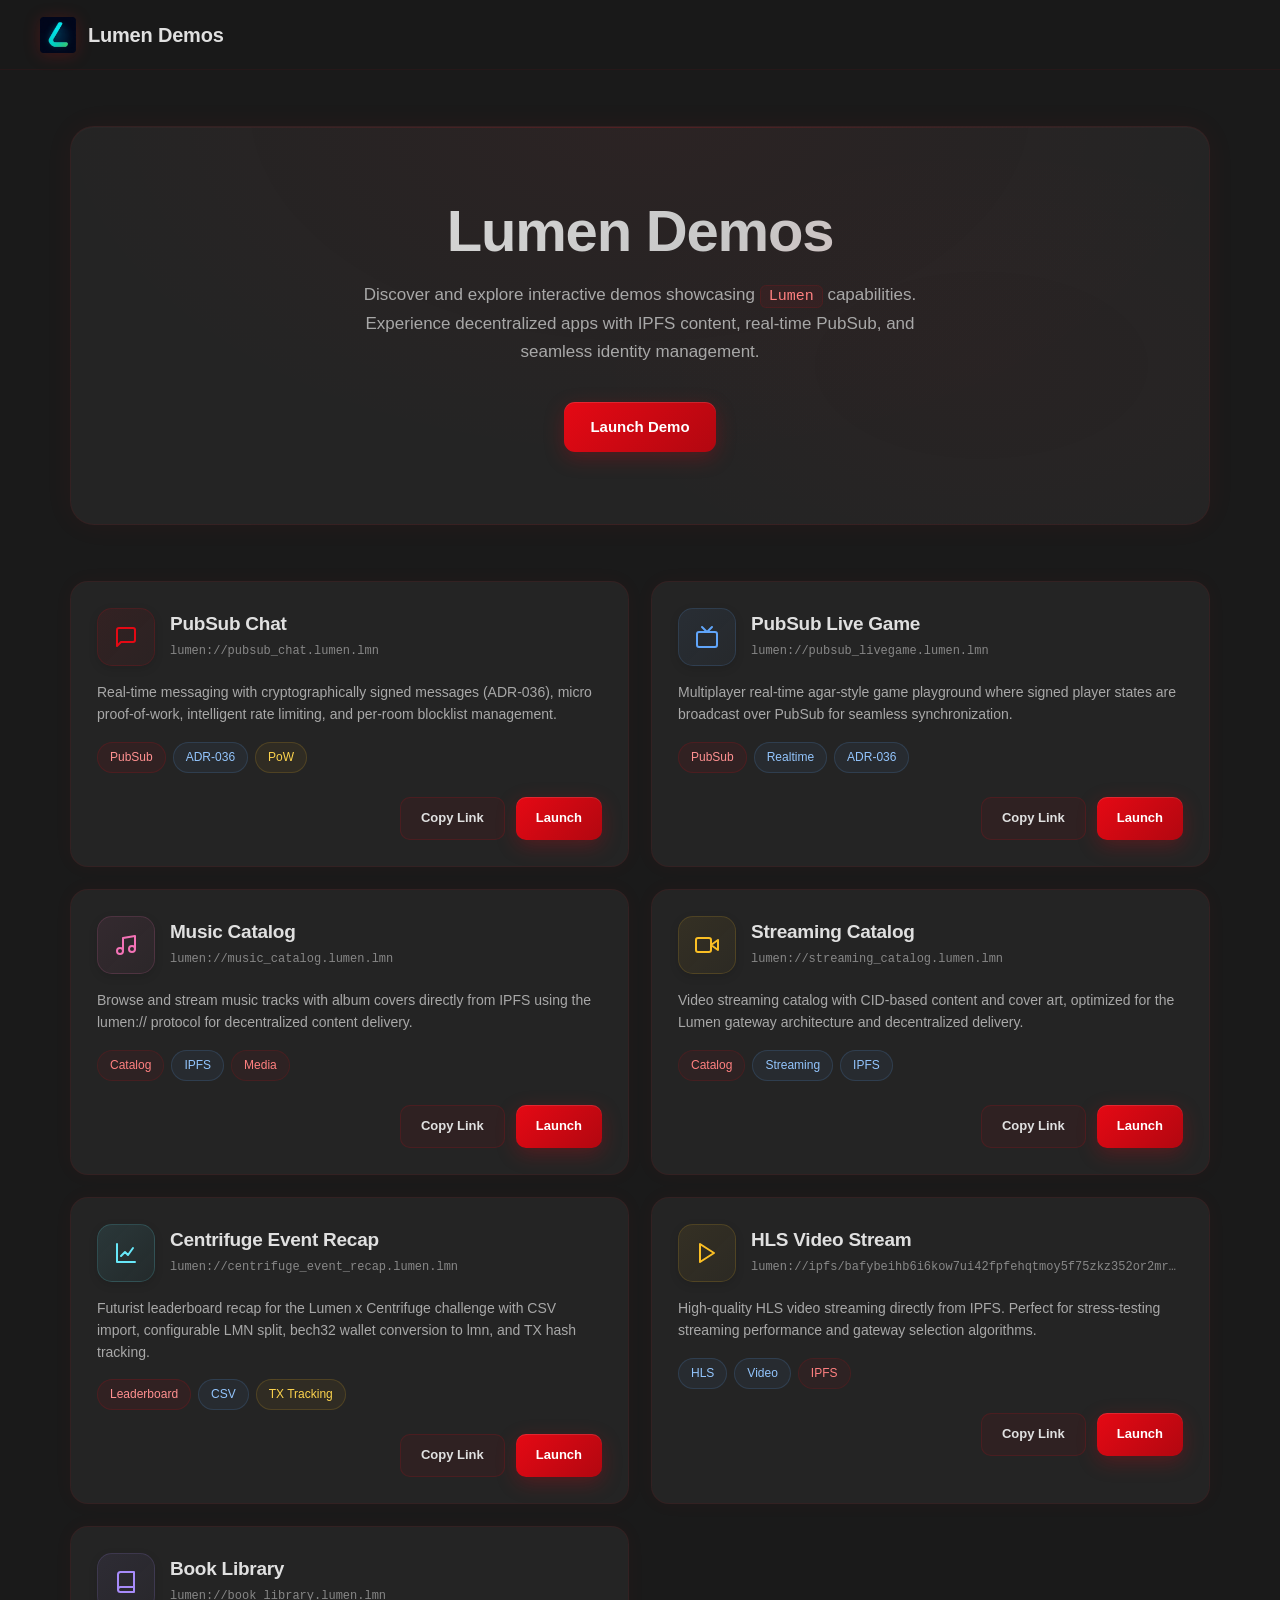
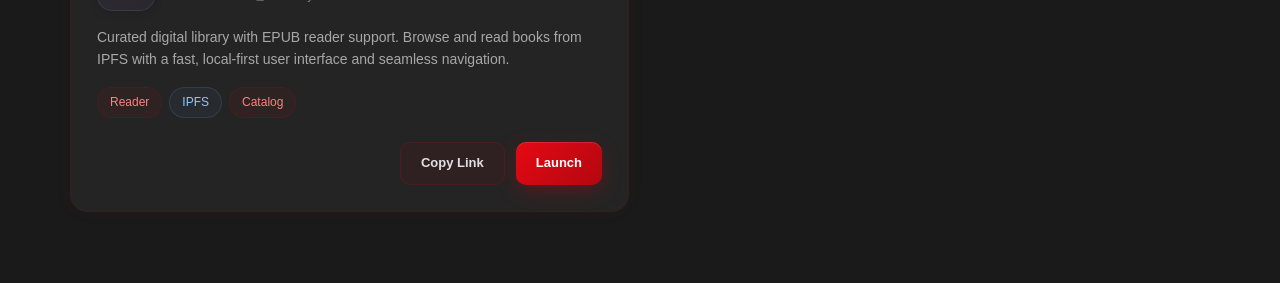
<file: index.html>
<!doctype html>
<html lang="en">
<head>
  <meta charset="utf-8" />
  <meta name="viewport" content="width=device-width, initial-scale=1" />
  <title>Lumen Demos</title>
  <link rel="icon" type="image/png" href="logo.png" />
  <link rel="shortcut icon" type="image/png" href="logo.png" />
  <style>
    :root{
      --bg:#1a1a1a; --panel:#242424; --panel2:#2d2d2d; --text:#e0e0e0; --muted:#a8a8a8; --border:#333333;
      --accent:#e50914; --accent-light:#f40612; --accent-dark:#b20710; --accent-soft:#ff6b6b;
      --shadow:0 15px 35px rgba(0,0,0,.25);
      --glow:0 0 30px rgba(229,9,20,.05);
      --card-glow:0 0 20px rgba(229,9,20,.04);
    }
    *{box-sizing:border-box;margin:0;padding:0}
    html,body{height:100%;scroll-behavior:smooth}
    body{
      margin:0;
      background:#1a1a1a;
      color:var(--text);
      font:16px/1.6 -apple-system,BlinkMacSystemFont,'Segoe UI',Roboto,'Helvetica Neue',Arial,sans-serif;
      -webkit-font-smoothing:antialiased;
      -moz-osx-font-smoothing:grayscale;
      overflow-x:hidden;
      position:relative
    }
    body::before{
      content:'';position:fixed;inset:0;z-index:0;
      background:
        radial-gradient(circle at 20% 50%, var(--accent)08 0%, transparent 50%),
        radial-gradient(circle at 80% 80%, var(--accent)06 0%, transparent 50%),
        radial-gradient(circle at 40% 20%, var(--accent)04 0%, transparent 50%);
      animation:bgPulse 15s ease-in-out infinite;
      pointer-events:none
    }
    body>*:not(script){position:relative;z-index:1}
    
    /* Animated Orbs/Planets */
    .orb{
      position:fixed;border-radius:50%;
      filter:blur(60px);opacity:.4;
      pointer-events:none;z-index:0
    }
    .orb1{
      width:400px;height:400px;
      background:radial-gradient(circle,var(--accent)40,transparent);
      top:10%;left:5%;
      animation:float1 20s ease-in-out infinite
    }
    .orb2{
      width:300px;height:300px;
      background:radial-gradient(circle,var(--accent-light)30,transparent);
      top:60%;right:10%;
      animation:float2 25s ease-in-out infinite
    }
    .orb3{
      width:250px;height:250px;
      background:radial-gradient(circle,var(--accent)25,transparent);
      bottom:15%;left:50%;
      animation:float3 18s ease-in-out infinite
    }
    
    a{color:inherit;text-decoration:none}

    @keyframes bgPulse{
      0%,100%{opacity:.6;transform:scale(1)}
      50%{opacity:1;transform:scale(1.1)}
    }
    @keyframes float1{
      0%,100%{transform:translate(0,0) scale(1)}
      33%{transform:translate(50px,-30px) scale(1.1)}
      66%{transform:translate(-30px,40px) scale(.9)}
    }
    @keyframes float2{
      0%,100%{transform:translate(0,0) scale(1)}
      33%{transform:translate(-40px,50px) scale(1.15)}
      66%{transform:translate(60px,-20px) scale(.95)}
    }
    @keyframes float3{
      0%,100%{transform:translate(0,0) scale(1)}
      33%{transform:translate(-50px,-40px) scale(1.05)}
      66%{transform:translate(40px,30px) scale(.9)}
    }

    @keyframes float{
      0%,100%{transform:translateY(0px)}
      50%{transform:translateY(-6px)}
    }
    @keyframes shimmer{
      0%{background-position:200% center}
      100%{background-position:-200% center}
    }
    @keyframes fadeInUp{
      from{opacity:0;transform:translateY(15px)}
      to{opacity:1;transform:translateY(0)}
    }

    .topbar{
      height:70px;display:flex;align-items:center;gap:16px;padding:0 40px;
      border-bottom:1px solid rgba(229,9,20,.06);
      background:rgba(26,26,26,.9);backdrop-filter:blur(16px);
      position:sticky;top:0;z-index:100
    }
    .brand{
      display:flex;align-items:center;gap:12px;
      font-weight:700;font-size:20px;
      color:#e0e0e0;letter-spacing:-.2px
    }
    .brand img{
      height:36px;width:auto;
      filter:drop-shadow(0 2px 8px rgba(229,9,20,.2))
    }
    .pill{
      border:1px solid rgba(229,9,20,.12);
      background:rgba(229,9,20,.05);
      border-radius:999px;padding:6px 12px;font-size:13px;
      color:#ff8080;font-weight:500;
      transition:all .3s ease
    }
    .pill:hover{
      border-color:rgba(229,9,20,.2);
      background:rgba(229,9,20,.08);
      transform:translateY(-1px)
    }
    .spacer{margin-left:auto}

    .wrap{max-width:1220px;margin:0 auto;padding:56px 40px 72px;animation:fadeInUp .5s ease}
    .hero{
      background:
        radial-gradient(1000px 600px at 50% -5%, rgba(229,9,20,.04), transparent 60%),
        radial-gradient(800px 450px at 80% 60%, rgba(229,9,20,.025), transparent 50%),
        var(--panel);
      border:1px solid rgba(229,9,20,.08);
      border-radius:24px;
      box-shadow:var(--glow),inset 0 1px 0 0 rgba(255,255,255,.015);
      padding:72px 56px;
      text-align:center;
      position:relative;
      overflow:hidden
    }
    .hero::before{
      content:'';position:absolute;top:0;left:0;right:0;height:1px;
      background:linear-gradient(90deg,transparent,rgba(229,9,20,.2),transparent);
      animation:shimmer 5s linear infinite
    }
    .heroTitle{
      font-size:58px;font-weight:700;letter-spacing:-1.2px;margin:0 0 18px;
      line-height:1.1;
      background:linear-gradient(135deg,#e0e0e0 0%,#c8c8c8 30%,#ff8080 100%);
      background-size:200% auto;
      -webkit-background-clip:text;-webkit-text-fill-color:transparent;
      background-clip:text;
      animation:float 6s ease-in-out infinite
    }
    .heroText{
      margin:0 auto 36px;color:var(--muted);max-width:620px;font-size:17px;
      line-height:1.65;font-weight:400
    }
    .heroText code{
      background:rgba(229,9,20,.06);
      border:1px solid rgba(229,9,20,.12);
      padding:2px 8px;border-radius:6px;font-size:15px;
      color:#ff8080;font-weight:500
    }
    .heroRight{display:flex;gap:14px;align-items:center;justify-content:center;flex-wrap:wrap}

    .btn{
      border:1px solid rgba(229,9,20,.15);
      background:rgba(229,9,20,.06);
      color:var(--text);border-radius:11px;padding:13px 26px;cursor:pointer;
      font:inherit;font-weight:600;font-size:15px;text-decoration:none;
      display:inline-flex;align-items:center;gap:9px;
      transition:all .3s ease;
      position:relative;overflow:hidden
    }
    .btn::before{
      content:'';position:absolute;top:0;left:-100%;width:100%;height:100%;
      background:linear-gradient(90deg,transparent,rgba(255,255,255,.04),transparent);
      transition:left .5s ease
    }
    .btn:hover::before{left:100%}
    .btn:hover{
      background:rgba(229,9,20,.1);
      border-color:rgba(229,9,20,.25);
      transform:translateY(-2px);
      box-shadow:0 6px 20px rgba(229,9,20,.12)
    }
    .btn.primary{
      background:linear-gradient(135deg,#e50914 0%,#b20710 100%);
      color:#fff;border:none;font-weight:600;
      box-shadow:0 6px 20px rgba(229,9,20,.25),inset 0 1px 0 0 rgba(255,255,255,.12)
    }
    .btn.primary:hover{
      transform:translateY(-2px);
      box-shadow:0 10px 28px rgba(229,9,20,.35),inset 0 1px 0 0 rgba(255,255,255,.18);
      background:linear-gradient(135deg,#f40612 0%,#e50914 100%)
    }

    .grid{
      margin-top:56px;
      display:grid;
      grid-template-columns:repeat(auto-fit,minmax(490px,1fr));
      gap:22px
    }
    .card{
      background:var(--panel);
      border:1px solid rgba(229,9,20,.08);
      border-radius:18px;
      padding:26px;
      box-shadow:var(--card-glow);
      display:flex;flex-direction:column;gap:15px;
      cursor:pointer;user-select:none;
      transition:all .3s ease;
      position:relative;overflow:hidden
    }
    .card::before{
      content:'';position:absolute;top:0;left:0;right:0;height:1px;
      background:linear-gradient(90deg,transparent,rgba(229,9,20,.25),transparent);
      opacity:0;transition:opacity .3s ease
    }
    .card:hover{
      background:var(--panel2);
      border-color:rgba(229,9,20,.15);
      transform:translateY(-3px);
      box-shadow:0 12px 32px rgba(229,9,20,.1),inset 0 1px 0 0 rgba(255,255,255,.015)
    }
    .card:hover::before{opacity:1}
    .card:focus{outline:none;border-color:rgba(229,9,20,.2)}
    .cardHead{display:flex;gap:15px;align-items:center;min-width:0}
    .icon{
      width:58px;height:58px;border-radius:15px;
      border:1px solid rgba(229,9,20,.12);
      background:rgba(229,9,20,.05);
      display:flex;align-items:center;justify-content:center;flex:0 0 auto;
      font-weight:400;font-size:24px;font-family:system-ui;
      box-shadow:0 3px 10px rgba(0,0,0,.12);
      transition:all .3s ease;
      position:relative;overflow:hidden
    }
    .icon::before{
      content:'';position:absolute;inset:0;
      background:linear-gradient(135deg,rgba(255,255,255,.05),transparent);
      opacity:0;transition:opacity .3s ease
    }
    .card:hover .icon::before{opacity:1}
    .card:hover .icon{
      transform:scale(1.04);
      box-shadow:0 5px 14px rgba(229,9,20,.12)
    }
    .titleBlock{min-width:0;flex:1}
    .cardTitle{
      font-weight:700;margin:0;line-height:1.3;font-size:19px;
      letter-spacing:-.25px;color:var(--text)
    }
    .cardUrl{
      margin-top:5px;color:var(--muted);font-size:12px;
      white-space:nowrap;overflow:hidden;text-overflow:ellipsis;
      font-family:'SF Mono','Monaco','Courier New',monospace;
      opacity:.75
    }
    .desc{
      color:var(--muted);margin:0;min-height:46px;
      line-height:1.6;font-size:14px;font-weight:400
    }
    .tags{display:flex;flex-wrap:wrap;gap:7px}
    .tag{
      border:1px solid rgba(229,9,20,.12);
      background:rgba(229,9,20,.05);
      border-radius:999px;
      padding:5px 12px;font-size:12px;color:#ff8080;
      font-weight:500;
      transition:all .2s ease
    }
    .tag:hover{
      background:rgba(229,9,20,.08);
      border-color:rgba(229,9,20,.2);
      transform:translateY(-1px)
    }
    .tag.accent{
      border-color:rgba(229,9,20,.15);color:#ff9090;
      background:rgba(229,9,20,.07)
    }
    .tag.info{
      border-color:rgba(96,165,250,.15);color:#93c5fd;
      background:rgba(96,165,250,.06)
    }
    .tag.warn{
      border-color:rgba(251,191,36,.15);color:#fcd34d;
      background:rgba(251,191,36,.06)
    }

    .actions{display:flex;gap:11px;justify-content:flex-end;flex-wrap:wrap;margin-top:9px}
    .cardBtn{padding:10px 20px;border-radius:10px;font-size:13px}

    .toast{
      position:fixed;left:22px;right:22px;bottom:22px;z-index:9999;
      display:flex;justify-content:center;pointer-events:none
    }
    .toastCard{
      pointer-events:auto;max-width:460px;width:fit-content;
      border:1px solid rgba(229,9,20,.15);border-radius:15px;
      padding:15px 20px;
      background:rgba(36,36,36,.95);
      backdrop-filter:blur(16px);
      box-shadow:0 12px 32px rgba(229,9,20,.15),inset 0 1px 0 0 rgba(255,255,255,.02);
      animation:fadeInUp .3s ease
    }
    .toastTitle{font-weight:600;margin:0 0 4px;font-size:14px}
    .toastMsg{margin:0;color:var(--muted);font-size:13px;line-height:1.5}

    @media (max-width: 1200px){
      .grid{grid-template-columns:1fr}
      .hero{padding:60px 44px}
      .heroTitle{font-size:48px}
      .wrap{padding:44px 28px 60px}
    }
    @media (max-width: 768px){
      .topbar{padding:0 22px;height:62px}
      .brand{font-size:18px}
      .brand img{height:32px}
      .hero{padding:44px 26px;border-radius:20px}
      .heroTitle{font-size:38px;letter-spacing:-.9px}
      .heroText{font-size:15px}
      .card{padding:20px;border-radius:16px}
      .icon{width:52px;height:52px;font-size:19px}
      .cardTitle{font-size:18px}
      .wrap{padding:28px 18px 44px}
      .grid{gap:16px;grid-template-columns:1fr}
    }
    @media (max-width: 480px){
      .topbar{padding:0 16px;height:58px}
      .hero{padding:36px 20px}
      .heroTitle{font-size:32px}
      .heroText{font-size:14px}
      .btn{padding:11px 20px;font-size:14px}
    }
  </style>
</head>
<body>
  <!-- Animated Orbs -->
  <div class="orb orb1"></div>
  <div class="orb orb2"></div>
  <div class="orb orb3"></div>
  
  <div class="topbar">
    <div class="brand">
      <img src="logo.png" alt="Logo" />
      Lumen Demos
    </div>
  </div>

  <main class="wrap">
    <section class="hero">
      <h1 class="heroTitle">Lumen Demos</h1>
      <p class="heroText">
        Discover and explore interactive demos showcasing <code>Lumen</code> capabilities. 
        Experience decentralized apps with IPFS content, real-time PubSub, and seamless identity management.
      </p>
      <div class="heroRight">
        <a class="btn primary" href="lumen://pubsub_chat.lumen.lmn">Launch Demo</a>
      </div>
    </section>

    <section class="grid" aria-label="Demo list">
      <!-- PubSub Chat -->
      <div class="card" role="link" tabindex="0" data-href="lumen://pubsub_chat.lumen.lmn">
        <div class="cardHead">
          <div class="icon" style="color:#e50914;border-color:rgba(229,9,20,.15);background:linear-gradient(135deg,rgba(229,9,20,.08),rgba(229,9,20,.04))">
            <svg width="24" height="24" viewBox="0 0 24 24" fill="none" stroke="currentColor" stroke-width="2" stroke-linecap="round" stroke-linejoin="round"><path d="M21 15a2 2 0 0 1-2 2H7l-4 4V5a2 2 0 0 1 2-2h14a2 2 0 0 1 2 2z"></path></svg>
          </div>
          <div class="titleBlock">
            <h2 class="cardTitle">PubSub Chat</h2>
            <div class="cardUrl">lumen://pubsub_chat.lumen.lmn</div>
          </div>
        </div>
        <p class="desc">Real-time messaging with cryptographically signed messages (ADR-036), micro proof-of-work, intelligent rate limiting, and per-room blocklist management.</p>
        <div class="tags">
          <span class="tag accent">PubSub</span>
          <span class="tag info">ADR-036</span>
          <span class="tag warn">PoW</span>
        </div>
        <div class="actions">
          <button class="btn cardBtn" type="button" data-copy="lumen://pubsub_chat.lumen.lmn">Copy Link</button>
          <a class="btn primary cardBtn" href="lumen://pubsub_chat.lumen.lmn">Launch</a>
        </div>
      </div>

      <!-- PubSub Live Game -->
      <div class="card" role="link" tabindex="0" data-href="lumen://pubsub_livegame.lumen.lmn">
        <div class="cardHead">
          <div class="icon" style="color:#60a5fa;border-color:rgba(96,165,250,.15);background:linear-gradient(135deg,rgba(96,165,250,.08),rgba(96,165,250,.04))">
            <svg width="24" height="24" viewBox="0 0 24 24" fill="none" stroke="currentColor" stroke-width="2" stroke-linecap="round" stroke-linejoin="round"><rect x="2" y="7" width="20" height="15" rx="2" ry="2"></rect><polyline points="17 2 12 7 7 2"></polyline></svg>
          </div>
          <div class="titleBlock">
            <h2 class="cardTitle">PubSub Live Game</h2>
            <div class="cardUrl">lumen://pubsub_livegame.lumen.lmn</div>
          </div>
        </div>
        <p class="desc">Multiplayer real-time agar-style game playground where signed player states are broadcast over PubSub for seamless synchronization.</p>
        <div class="tags">
          <span class="tag accent">PubSub</span>
          <span class="tag info">Realtime</span>
          <span class="tag info">ADR-036</span>
        </div>
        <div class="actions">
          <button class="btn cardBtn" type="button" data-copy="lumen://pubsub_livegame.lumen.lmn">Copy Link</button>
          <a class="btn primary cardBtn" href="lumen://pubsub_livegame.lumen.lmn">Launch</a>
        </div>
      </div>

      <!-- Music Catalog -->
      <div class="card" role="link" tabindex="0" data-href="lumen://music_catalog.lumen.lmn">
        <div class="cardHead">
          <div class="icon" style="color:#f472b6;border-color:rgba(244,114,182,.15);background:linear-gradient(135deg,rgba(244,114,182,.08),rgba(244,114,182,.04))">
            <svg width="24" height="24" viewBox="0 0 24 24" fill="none" stroke="currentColor" stroke-width="2" stroke-linecap="round" stroke-linejoin="round"><path d="M9 18V5l12-2v13"></path><circle cx="6" cy="18" r="3"></circle><circle cx="18" cy="16" r="3"></circle></svg>
          </div>
          <div class="titleBlock">
            <h2 class="cardTitle">Music Catalog</h2>
            <div class="cardUrl">lumen://music_catalog.lumen.lmn</div>
          </div>
        </div>
        <p class="desc">Browse and stream music tracks with album covers directly from IPFS using the lumen:// protocol for decentralized content delivery.</p>
        <div class="tags">
          <span class="tag">Catalog</span>
          <span class="tag info">IPFS</span>
          <span class="tag">Media</span>
        </div>
        <div class="actions">
          <button class="btn cardBtn" type="button" data-copy="lumen://music_catalog.lumen.lmn">Copy Link</button>
          <a class="btn primary cardBtn" href="lumen://music_catalog.lumen.lmn">Launch</a>
        </div>
      </div>

      <!-- Streaming Catalog -->
      <div class="card" role="link" tabindex="0" data-href="lumen://streaming_catalog.lumen.lmn">
        <div class="cardHead">
          <div class="icon" style="color:#fbbf24;border-color:rgba(251,191,36,.15);background:linear-gradient(135deg,rgba(251,191,36,.08),rgba(251,191,36,.04))">
            <svg width="24" height="24" viewBox="0 0 24 24" fill="none" stroke="currentColor" stroke-width="2" stroke-linecap="round" stroke-linejoin="round"><polygon points="23 7 16 12 23 17 23 7"></polygon><rect x="1" y="5" width="15" height="14" rx="2" ry="2"></rect></svg>
          </div>
          <div class="titleBlock">
            <h2 class="cardTitle">Streaming Catalog</h2>
            <div class="cardUrl">lumen://streaming_catalog.lumen.lmn</div>
          </div>
        </div>
        <p class="desc">Video streaming catalog with CID-based content and cover art, optimized for the Lumen gateway architecture and decentralized delivery.</p>
        <div class="tags">
          <span class="tag">Catalog</span>
          <span class="tag info">Streaming</span>
          <span class="tag info">IPFS</span>
        </div>
        <div class="actions">
          <button class="btn cardBtn" type="button" data-copy="lumen://streaming_catalog.lumen.lmn">Copy Link</button>
          <a class="btn primary cardBtn" href="lumen://streaming_catalog.lumen.lmn">Launch</a>
        </div>
      </div>

      <!-- Centrifuge Event Recap -->
      <div class="card" role="link" tabindex="0" data-href="lumen://centrifuge_event_recap.lumen.lmn">
        <div class="cardHead">
          <div class="icon" style="color:#67e8f9;border-color:rgba(103,232,249,.16);background:linear-gradient(135deg,rgba(103,232,249,.1),rgba(34,211,238,.04))">
            <svg width="24" height="24" viewBox="0 0 24 24" fill="none" stroke="currentColor" stroke-width="2" stroke-linecap="round" stroke-linejoin="round"><path d="M3 3v18h18"></path><path d="M7 15l4-4 3 3 5-7"></path></svg>
          </div>
          <div class="titleBlock">
            <h2 class="cardTitle">Centrifuge Event Recap</h2>
            <div class="cardUrl">lumen://centrifuge_event_recap.lumen.lmn</div>
          </div>
        </div>
        <p class="desc">Futurist leaderboard recap for the Lumen x Centrifuge challenge with CSV import, configurable LMN split, bech32 wallet conversion to lmn, and TX hash tracking.</p>
        <div class="tags">
          <span class="tag accent">Leaderboard</span>
          <span class="tag info">CSV</span>
          <span class="tag warn">TX Tracking</span>
        </div>
        <div class="actions">
          <button class="btn cardBtn" type="button" data-copy="lumen://centrifuge_event_recap.lumen.lmn">Copy Link</button>
          <a class="btn primary cardBtn" href="lumen://centrifuge_event_recap.lumen.lmn">Launch</a>
        </div>
      </div>

      <!-- Huge HLS Video -->
      <div class="card" role="link" tabindex="0" data-href="lumen://ipfs/bafybeihb6i6kow7ui42fpfehqtmoy5f75zkz352or2mrwk3743rlfu2gr4/master.m3u8">
        <div class="cardHead">
          <div class="icon" style="color:#fbbf24;border-color:rgba(251,191,36,.15);background:linear-gradient(135deg,rgba(251,191,36,.08),rgba(251,191,36,.04))">
            <svg width="24" height="24" viewBox="0 0 24 24" fill="none" stroke="currentColor" stroke-width="2" stroke-linecap="round" stroke-linejoin="round"><polygon points="5 3 19 12 5 21 5 3"></polygon></svg>
          </div>
          <div class="titleBlock">
            <h2 class="cardTitle">HLS Video Stream</h2>
            <div class="cardUrl">lumen://ipfs/bafybeihb6i6kow7ui42fpfehqtmoy5f75zkz352or2mrwk3743rlfu2gr4/...</div>
          </div>
        </div>
        <p class="desc">High-quality HLS video streaming directly from IPFS. Perfect for stress-testing streaming performance and gateway selection algorithms.</p>
        <div class="tags">
          <span class="tag info">HLS</span>
          <span class="tag info">Video</span>
          <span class="tag">IPFS</span>
        </div>
        <div class="actions">
          <button class="btn cardBtn" type="button" data-copy="lumen://ipfs/bafybeihb6i6kow7ui42fpfehqtmoy5f75zkz352or2mrwk3743rlfu2gr4/master.m3u8">Copy Link</button>
          <a class="btn primary cardBtn" href="lumen://ipfs/bafybeihb6i6kow7ui42fpfehqtmoy5f75zkz352or2mrwk3743rlfu2gr4/master.m3u8">Launch</a>
        </div>
      </div>

      <!-- Book Library -->
      <div class="card" role="link" tabindex="0" data-href="lumen://book_library.lumen.lmn">
        <div class="cardHead">
          <div class="icon" style="color:#a78bfa;border-color:rgba(167,139,250,.15);background:linear-gradient(135deg,rgba(167,139,250,.08),rgba(167,139,250,.04))">
            <svg width="24" height="24" viewBox="0 0 24 24" fill="none" stroke="currentColor" stroke-width="2" stroke-linecap="round" stroke-linejoin="round"><path d="M4 19.5A2.5 2.5 0 0 1 6.5 17H20"></path><path d="M6.5 2H20v20H6.5A2.5 2.5 0 0 1 4 19.5v-15A2.5 2.5 0 0 1 6.5 2z"></path></svg>
          </div>
          <div class="titleBlock">
            <h2 class="cardTitle">Book Library</h2>
            <div class="cardUrl">lumen://book_library.lumen.lmn</div>
          </div>
        </div>
        <p class="desc">Curated digital library with EPUB reader support. Browse and read books from IPFS with a fast, local-first user interface and seamless navigation.</p>
        <div class="tags">
          <span class="tag">Reader</span>
          <span class="tag info">IPFS</span>
          <span class="tag">Catalog</span>
        </div>
        <div class="actions">
          <button class="btn cardBtn" type="button" data-copy="lumen://book_library.lumen.lmn">Copy Link</button>
          <a class="btn primary cardBtn" href="lumen://book_library.lumen.lmn">Launch</a>
        </div>
      </div>
    </section>
  </main>

  <div class="toast" id="toast" style="display:none">
    <div class="toastCard">
      <div class="toastTitle" id="toastTitle"></div>
      <p class="toastMsg" id="toastMsg"></p>
    </div>
  </div>

  <script>
    (function(){
      const toastEl = document.getElementById('toast');
      const toastTitleEl = document.getElementById('toastTitle');
      const toastMsgEl = document.getElementById('toastMsg');
      let toastT = 0;

      function showToast(title, msg){
        try { clearTimeout(toastT); } catch {}
        toastTitleEl.textContent = String(title || '');
        toastMsgEl.textContent = String(msg || '');
        toastEl.style.display = 'flex';
        toastT = setTimeout(() => { toastEl.style.display = 'none'; }, 2200);
      }

      function openHref(href){
        const url = String(href || '').trim();
        if (!url) return;
        try {
          const a = document.createElement('a');
          a.href = url;
          a.target = '_self';
          a.rel = 'noreferrer';
          a.style.position = 'fixed';
          a.style.left = '-9999px';
          a.style.top = '0';
          document.body.appendChild(a);
          a.click();
          document.body.removeChild(a);
          return;
        } catch {}

        window.location.href = url;
      }

      async function copyText(text){
        const s = String(text || '').trim();
        if (!s) return;
        try {
          if (navigator.clipboard && navigator.clipboard.writeText) {
            await navigator.clipboard.writeText(s);
            return;
          }
        } catch {}
        try {
          const ta = document.createElement('textarea');
          ta.value = s;
          ta.style.position = 'fixed';
          ta.style.left = '-9999px';
          ta.style.top = '0';
          document.body.appendChild(ta);
          ta.select();
          document.execCommand('copy');
          document.body.removeChild(ta);
        } catch {}
      }

      document.addEventListener('click', async (e) => {
        const t = e.target;
        if (!(t instanceof HTMLElement)) return;

        const copy = t.closest('[data-copy]');
        if (copy) {
          e.preventDefault();
          e.stopPropagation();
          const url = copy.getAttribute('data-copy') || '';
          await copyText(url);
          showToast('Copied', url);
          return;
        }

        const card = t.closest('[data-href]');
        if (card) {
          const url = card.getAttribute('data-href') || '';
          openHref(url);
        }
      });

      document.addEventListener('keydown', (e) => {
        if (e.key !== 'Enter' && e.key !== ' ') return;
        const t = e.target;
        if (!(t instanceof HTMLElement)) return;
        const card = t.closest('[data-href]');
        if (!card) return;
        e.preventDefault();
        openHref(card.getAttribute('data-href') || '');
      });

    })();
  </script>
</body>
</html>
</file>
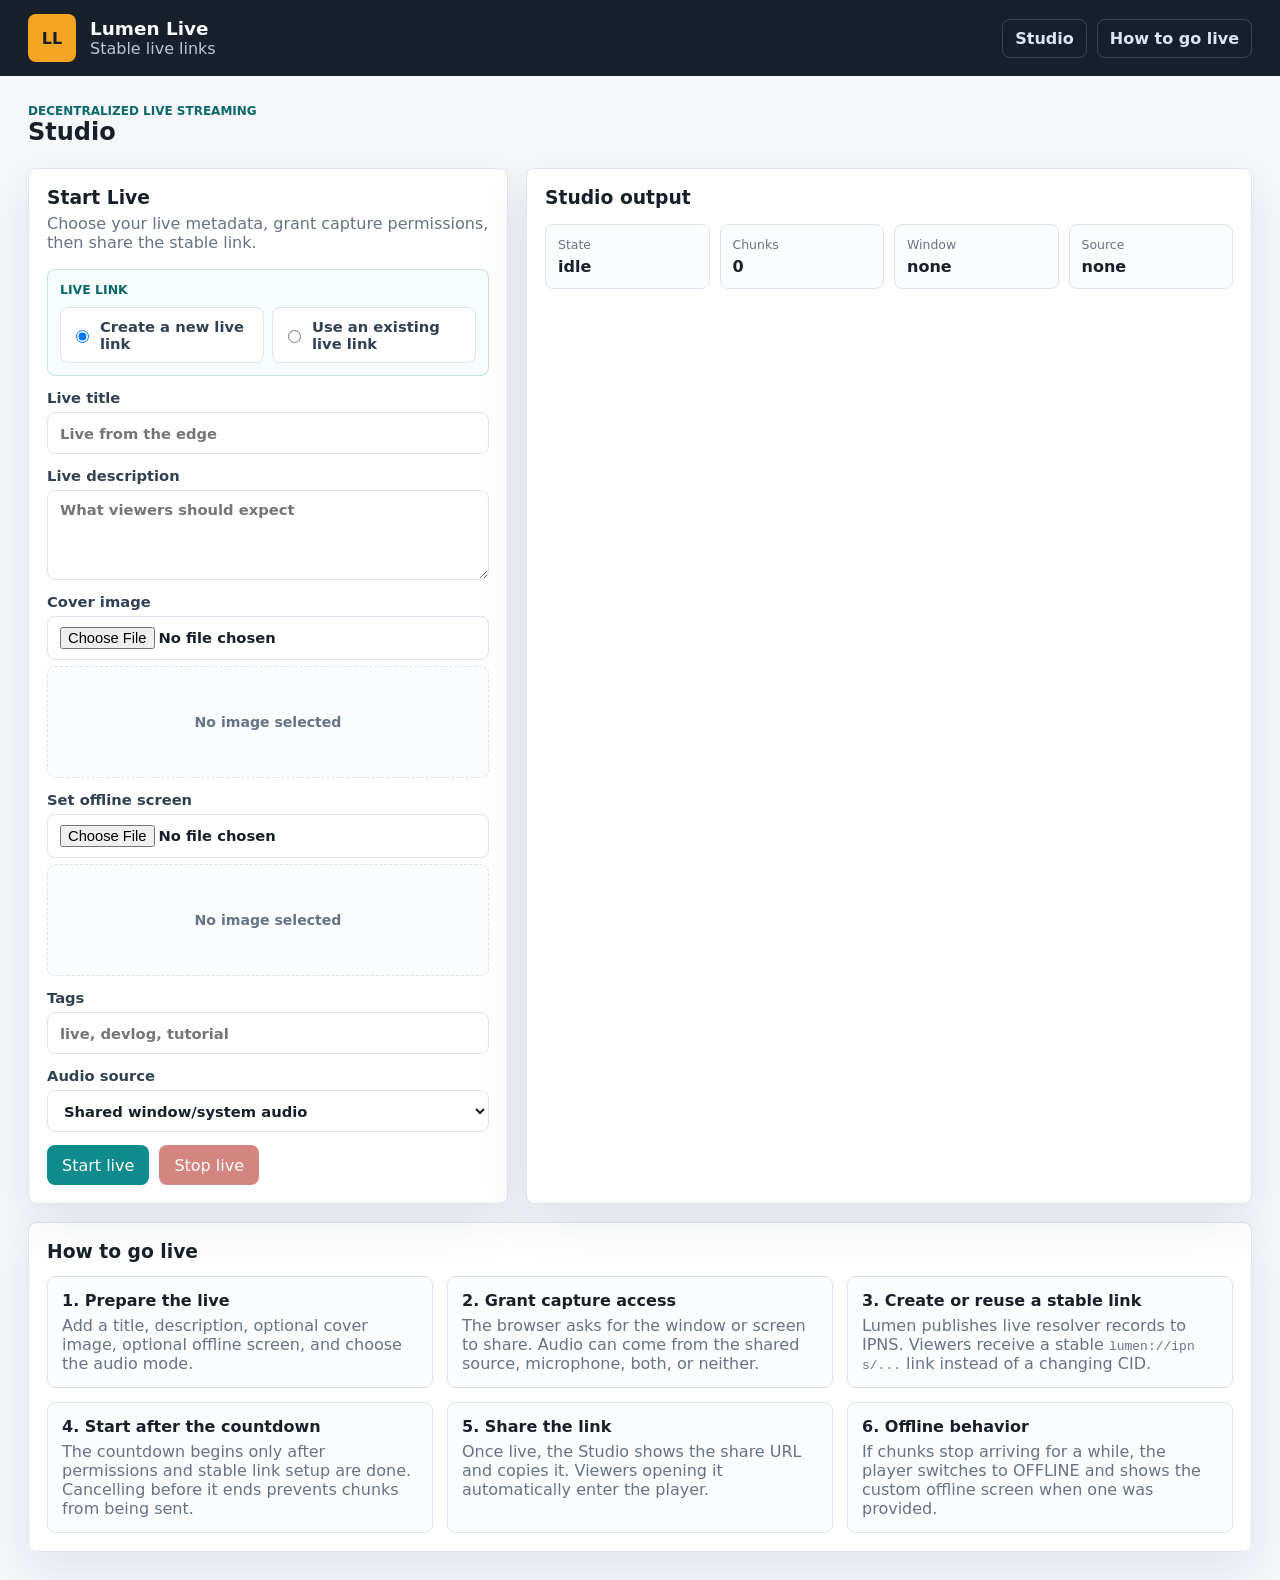
<file: streaming_live/index.html>
<!doctype html>
<html lang="en">
  <head>
    <meta charset="utf-8">
    <meta name="viewport" content="width=device-width, initial-scale=1">
    <title>Lumen Live</title>
    <link rel="stylesheet" href="./styles.css">
  </head>
  <body>
    <div class="app-shell">
      <header class="navbar">
        <div class="brand">
          <div class="brand-mark">LL</div>
          <div>
            <h1>Lumen Live</h1>
            <p>Stable live links</p>
          </div>
        </div>
        <nav class="nav-actions" aria-label="Primary">
          <a href="#studio">Studio</a>
          <a href="#how-to-go-live">How to go live</a>
        </nav>
      </header>

      <main class="workspace">
        <section class="topbar">
          <div>
            <p class="eyebrow">Decentralized live streaming</p>
            <h2 id="page-title">Studio</h2>
          </div>
        </section>

        <section id="studio" class="view is-active">
          <div class="split-layout studio-layout">
            <form id="studio-form" class="panel form-grid">
              <div class="form-heading">
                <h3>Start Live</h3>
                <p>Choose your live metadata, grant capture permissions, then share the stable link.</p>
              </div>
              <div class="live-link-panel">
                <span>Live link</span>
                <div class="segmented-control" role="group" aria-label="Live link mode">
                  <label><input type="radio" name="liveLinkMode" value="create" checked> Create a new live link</label>
                  <label><input type="radio" name="liveLinkMode" value="existing"> Use an existing live link</label>
                </div>
                <div id="existing-live-link-tools" class="live-link-tools is-hidden">
                  <button id="load-live-link-settings" class="secondary" type="button">Load previous settings</button>
                  <div id="selected-live-link" class="selected-live-link is-hidden">
                    <span>Selected live link</span>
                    <strong></strong>
                  </div>
                </div>
              </div>
              <label>Live title <input name="title" required placeholder="Live from the edge"></label>
              <label>Live description <textarea name="description" required placeholder="What viewers should expect"></textarea></label>
              <label>Cover image
                <input name="image" id="cover-image-input" type="file" accept="image/*">
                <div id="cover-image-preview" class="image-preview is-empty">
                  <span>No image selected</span>
                </div>
              </label>
              <label>Set offline screen
                <input name="offlineImage" id="offline-image-input" type="file" accept="image/*">
                <div id="offline-image-preview" class="image-preview is-empty">
                  <span>No image selected</span>
                </div>
              </label>
              <label>Tags <input name="tags" placeholder="live, devlog, tutorial"></label>
              <label>Audio source
                <select name="audioSource" id="studio-audio-source">
                  <option value="system">Shared window/system audio</option>
                  <option value="microphone">Microphone</option>
                  <option value="both">Shared audio + microphone</option>
                  <option value="none">No audio</option>
                </select>
              </label>
              <div class="button-row">
                <button id="start-live" type="submit">Start live</button>
                <button id="stop-live" type="button" class="danger" disabled>Stop live</button>
              </div>
            </form>

            <div class="panel">
              <h3>Studio output</h3>
              <div class="metric-grid">
                <div><span>State</span><strong id="studio-state">idle</strong></div>
                <div><span>Chunks</span><strong id="studio-chunks">0</strong></div>
                <div><span>Window</span><strong id="studio-window">none</strong></div>
                <div><span>Source</span><strong id="studio-source">none</strong></div>
              </div>

              <div id="studio-live-link-card" class="share-card is-hidden">
                <span>Share link</span>
                <div class="share-row">
                  <input id="studio-live-link" readonly value="">
                  <button id="copy-live-link" type="button">Copy</button>
                </div>
              </div>

              <div id="studio-log" class="event-log"></div>
            </div>
          </div>

          <div id="how-to-go-live" class="panel how-to-panel">
            <h3>How to go live</h3>
            <div class="how-to-grid">
              <article>
                <strong>1. Prepare the live</strong>
                <p>Add a title, description, optional cover image, optional offline screen, and choose the audio mode.</p>
              </article>
              <article>
                <strong>2. Grant capture access</strong>
                <p>The browser asks for the window or screen to share. Audio can come from the shared source, microphone, both, or neither.</p>
              </article>
              <article>
                <strong>3. Create or reuse a stable link</strong>
                <p>Lumen publishes live resolver records to IPNS. Viewers receive a stable <code>lumen://ipns/...</code> link instead of a changing CID.</p>
              </article>
              <article>
                <strong>4. Start after the countdown</strong>
                <p>The countdown begins only after permissions and stable link setup are done. Cancelling before it ends prevents chunks from being sent.</p>
              </article>
              <article>
                <strong>5. Share the link</strong>
                <p>Once live, the Studio shows the share URL and copies it. Viewers opening it automatically enter the player.</p>
              </article>
              <article>
                <strong>6. Offline behavior</strong>
                <p>If chunks stop arriving for a while, the player switches to OFFLINE and shows the custom offline screen when one was provided.</p>
              </article>
            </div>
          </div>
        </section>

        <section id="audience" class="view">
          <div class="panel player-panel">
            <div class="fake-player">
              <div class="player-copy">
                <strong id="player-title">Lumen Live Player</strong>
                <em id="current-frame">Waiting for video</em>
                <img id="current-frame-image" class="screen-frame" alt="">
                <img id="offline-screen-image" class="offline-screen" alt="">
                <div id="media-stage" class="media-stage">
                  <img id="media-poster-image" class="media-poster" alt="">
                  <video id="current-frame-video-a" class="media-segment" controls preload="auto"></video>
                  <video id="current-frame-video-b" class="media-segment" preload="auto"></video>
                </div>
                <div id="viewer-spinner" class="viewer-spinner is-hidden" aria-label="Loading"></div>
                <div id="waveform" class="waveform"></div>
              </div>
              <div class="progress-track"><div id="play-progress" class="progress-fill"></div></div>
            </div>
            <div class="timeline-panel">
              <input id="viewer-timeline" class="timeline-range" type="range" min="0" max="0" step="0.1" value="0">
              <div class="timeline-meta">
                <span id="viewer-timecode">00:00 / 00:00</span>
                <div class="timeline-actions">
                  <button id="viewer-pause" class="secondary" type="button">Pause</button>
                  <button id="viewer-mute" class="secondary" type="button">Mute</button>
                  <input id="viewer-volume" class="volume-range" type="range" min="0" max="1" step="0.05" value="1" aria-label="Volume">
                  <span id="viewer-volume-label">100%</span>
                  <button id="viewer-go-live" class="secondary" type="button">Go live</button>
                  <button id="viewer-fullscreen" class="secondary" type="button">Fullscreen</button>
                </div>
              </div>
            </div>
            <div class="live-description-card">
              <span>About this live</span>
              <p id="viewer-description">No description provided.</p>
            </div>
          </div>
        </section>
      </main>
    </div>

    <div id="countdown-modal" class="modal-overlay is-hidden" role="dialog" aria-modal="true" aria-labelledby="countdown-title">
      <div class="modal-content">
        <h3 id="countdown-title">Your live starts in</h3>
        <strong id="countdown-value">3</strong>
        <p id="countdown-message">Capture permissions are ready. The stream will start when the countdown ends.</p>
        <button id="cancel-countdown" type="button" class="secondary">Cancel</button>
      </div>
    </div>

    <div id="toast" class="toast" role="status" aria-live="polite"></div>
    <script type="module" src="./src/main.js"></script>
  </body>
</html>
</file>
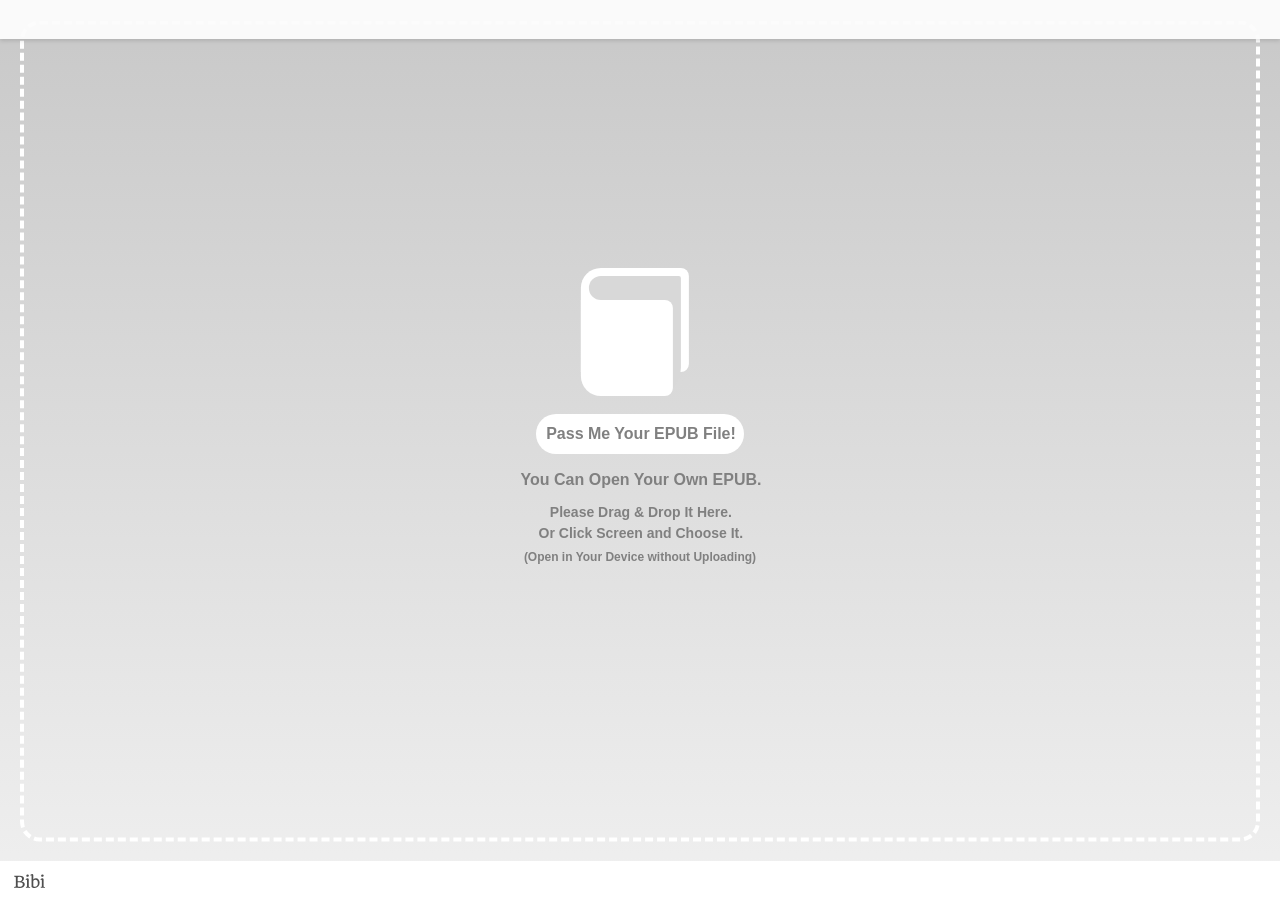
<file: book_library/lib/bibi/index.html>
<!DOCTYPE html>



<html id="bibi">


	<head>

		<meta charset="utf-8" />
		<meta name="viewport" content="width=device-width, initial-scale=1.0, minimum-scale=1.0, maximum-scale=1.0" />
		<meta http-equiv="X-UA-Compatible" content="IE=edge" />

		<title>This E-Book is Published with Bibi | EPUB Reader on your website.</title>

		<!-- # Bibi | EPUB Reader on your website. : © Satoru Matsushima - https://bibi.epub.link or https://github.com/satorumurmur/bibi / Licensed under the MIT License - https://github.com/satorumurmur/bibi/blob/master/LICENSE -->

		<!-- 「わたしのことは『ビビ』と呼んでください。『ビビ』はわたしの名前なんです」 —— エレクトラ・パブリケーヌ『ビビのみぎくるぶし』 -->
		<!-- 「まあ！　それじゃあやっぱり、『ビビ』はわたしの“名前”だったのですね？」 —— ソフィア・パインアイランド『ビビさんたちのこと』 -->
		<!-- 「このあたりにビビさんという人がいると聞いて来たのですが、あなたですか？」 —— ビビ・ララルー『ポケットに眼鏡』 -->

		<link id="bibi-style" rel="stylesheet" href="resources/styles/bibi.css" />
		<link id="bibi-dress" rel="stylesheet" href="wardrobe/everyday/bibi.dress.css" />
		<script id="bibi-script" src="resources/scripts/bibi.js"></script>
		<script id="bibi-preset" src="presets/default.js" data-bibi-bookshelf=""></script>

	</head>


	<body data-bibi-book="">

		<div id="bibi-info">
			<h1>This E-Book is Published on the Web with Bibi | EPUB Reader on your website.</h1>
			<ul>
				<li><a href="https://bibi.epub.link">Bibi | EPUB Reader on your website. (Official Website / Japanese)</a></li>
				<li><a href="https://github.com/satorumurmur/bibi">Bibi on GitHub (English)</a></li>
			</ul>
		</div>

		<div id="bibi-book-data" data-bibi-book-mimetype="application/epub+zip" hidden="hidden">
		</div>

	</body>


</html>
</file>
<file: streaming_live/styles.css>
:root {
  color-scheme: light;
  --bg: #f5f7fb;
  --panel: #ffffff;
  --panel-strong: #eef3f8;
  --ink: #17202a;
  --muted: #657386;
  --line: #dce4ee;
  --accent: #0f8b8d;
  --accent-strong: #0a686a;
  --warm: #f5a524;
  --danger: #b42318;
  --ok: #138a4b;
  --shadow: 0 18px 50px rgba(23, 32, 42, 0.09);
}

* {
  box-sizing: border-box;
}

body {
  margin: 0;
  min-height: 100vh;
  background: var(--bg);
  color: var(--ink);
  font-family: Inter, ui-sans-serif, system-ui, -apple-system, BlinkMacSystemFont, "Segoe UI", sans-serif;
  letter-spacing: 0;
}

button,
input,
textarea,
select {
  font: inherit;
}

button {
  min-height: 40px;
  border: 1px solid transparent;
  border-radius: 8px;
  background: var(--accent);
  color: #fff;
  padding: 0 14px;
  cursor: pointer;
  display: inline-flex;
  align-items: center;
  justify-content: center;
  gap: 8px;
  white-space: nowrap;
}

button:hover {
  background: var(--accent-strong);
}

button:disabled {
  cursor: not-allowed;
  opacity: 0.55;
}

button.secondary {
  background: #fff;
  color: var(--ink);
  border-color: var(--line);
}

button.secondary:hover {
  background: var(--panel-strong);
}

button.danger {
  background: var(--danger);
}

button.danger:hover {
  background: #8f1d15;
}

.app-shell {
  min-height: 100vh;
  display: block;
}

.navbar {
  min-height: 76px;
  padding: 14px 28px;
  background: #17202a;
  color: #f7fafc;
  display: flex;
  align-items: center;
  justify-content: space-between;
  gap: 24px;
}

.brand {
  display: flex;
  align-items: center;
  gap: 14px;
}

.brand-mark {
  width: 48px;
  height: 48px;
  border-radius: 8px;
  background: #f5a524;
  color: #17202a;
  display: grid;
  place-items: center;
  font-weight: 800;
}

.brand h1,
.brand p,
.topbar h2,
.topbar p,
h3,
h4 {
  margin: 0;
}

.brand h1 {
  font-size: 1.15rem;
}

.brand p {
  color: #b9c6d4;
}

.nav-actions {
  display: flex;
  align-items: center;
  gap: 10px;
  flex-wrap: wrap;
}

.nav-actions a {
  color: #dce6f1;
  text-decoration: none;
  border: 1px solid rgba(255, 255, 255, 0.16);
  border-radius: 8px;
  padding: 9px 12px;
  font-weight: 700;
}

.nav-actions a:hover {
  background: rgba(255, 255, 255, 0.12);
  color: #fff;
}

.is-hidden {
  display: none !important;
}

.workspace {
  padding: 28px;
  min-width: 0;
  max-width: 1440px;
  margin: 0 auto;
}

.topbar {
  display: flex;
  align-items: center;
  justify-content: space-between;
  gap: 18px;
}

.topbar {
  margin-bottom: 22px;
}

.button-row {
  display: flex;
  align-items: center;
  gap: 10px;
  flex-wrap: wrap;
}

.eyebrow {
  color: var(--accent-strong);
  font-weight: 700;
  text-transform: uppercase;
  font-size: 0.75rem;
  margin-bottom: 4px;
}

.view {
  display: none;
}

.view.is-active {
  display: block;
}

#audience.view.is-active {
  display: flex;
  flex-direction: column;
  min-height: calc(100dvh - 170px);
}

.panel {
  background: var(--panel);
  border: 1px solid var(--line);
  border-radius: 8px;
  padding: 18px;
  box-shadow: var(--shadow);
}

.player-panel {
  flex: 1 1 auto;
  min-height: calc(100dvh - 190px);
  display: grid;
  grid-template-rows: auto auto auto;
  align-content: start;
}

.panel p {
  color: var(--muted);
  margin: 6px 0 0;
}

.split-layout {
  display: grid;
  grid-template-columns: minmax(300px, 440px) minmax(0, 1fr);
  gap: 18px;
}

.studio-layout {
  grid-template-columns: minmax(320px, 480px) minmax(0, 1fr);
}

.how-to-panel {
  margin-top: 18px;
}

.how-to-grid {
  display: grid;
  grid-template-columns: repeat(3, minmax(0, 1fr));
  gap: 14px;
  margin-top: 14px;
}

.how-to-grid article {
  border: 1px solid var(--line);
  border-radius: 8px;
  padding: 14px;
  background: #fbfcfe;
}

.how-to-grid strong {
  display: block;
  margin-bottom: 6px;
}

.how-to-grid code {
  word-break: break-all;
}

.form-grid {
  display: grid;
  gap: 13px;
}

.live-link-panel {
  display: grid;
  gap: 10px;
  border: 1px solid rgba(15, 139, 141, 0.22);
  border-radius: 8px;
  padding: 12px;
  background: #f7fcfc;
}

.live-link-panel > span,
.selected-live-link span {
  color: var(--accent-strong);
  font-size: 0.78rem;
  font-weight: 800;
  text-transform: uppercase;
}

.segmented-control {
  display: grid;
  grid-template-columns: repeat(2, minmax(0, 1fr));
  gap: 8px;
}

.segmented-control label {
  display: flex;
  align-items: center;
  gap: 8px;
  border: 1px solid var(--line);
  border-radius: 8px;
  padding: 10px;
  background: #fff;
  cursor: pointer;
}

.segmented-control input {
  width: auto;
  min-height: 0;
}

.live-link-tools {
  display: grid;
  gap: 10px;
}

.selected-live-link {
  display: grid;
  gap: 4px;
  border: 1px solid var(--line);
  border-radius: 8px;
  padding: 10px;
  background: #fff;
}

.selected-live-link strong {
  font-size: 0.9rem;
  word-break: break-all;
}

.image-preview {
  min-height: 112px;
  border: 1px dashed var(--line);
  border-radius: 8px;
  display: grid;
  place-items: center;
  overflow: hidden;
  background: #fbfcfe;
}

.image-preview img {
  width: 100%;
  height: 160px;
  object-fit: cover;
}

.image-preview span {
  color: var(--muted);
  font-size: 0.88rem;
  padding: 12px;
}

.form-heading {
  margin-bottom: 4px;
}

label {
  display: grid;
  gap: 6px;
  color: #314154;
  font-weight: 700;
  font-size: 0.92rem;
}

input,
textarea,
select {
  width: 100%;
  min-height: 42px;
  border: 1px solid var(--line);
  border-radius: 8px;
  padding: 10px 12px;
  background: #fff;
  color: var(--ink);
}

textarea {
  resize: vertical;
  min-height: 90px;
}

.metric-grid {
  display: grid;
  grid-template-columns: repeat(auto-fit, minmax(118px, 1fr));
  gap: 10px;
  margin: 16px 0;
}

.metric-grid div {
  border: 1px solid var(--line);
  border-radius: 8px;
  padding: 12px;
  background: #fbfcfe;
}

.metric-grid span {
  display: block;
  color: var(--muted);
  font-size: 0.78rem;
  margin-bottom: 5px;
}

.event-log {
  display: grid;
  gap: 8px;
  max-height: 390px;
  overflow: auto;
}

.live-description-card {
  margin-top: 14px;
  border: 1px solid var(--line);
  border-radius: 8px;
  padding: 14px;
  background: #fbfcfe;
}

.live-description-card span {
  display: block;
  margin-bottom: 8px;
  color: var(--accent-strong);
  font-size: 0.78rem;
  font-weight: 800;
  text-transform: uppercase;
}

.live-description-card p {
  margin: 0;
  color: #314154;
  line-height: 1.45;
  white-space: pre-wrap;
}

.share-card {
  display: grid;
  gap: 8px;
  margin-bottom: 16px;
  border: 1px solid rgba(15, 139, 141, 0.24);
  border-radius: 8px;
  padding: 12px;
  background: #f0fbfb;
}

.share-card > span {
  color: var(--accent-strong);
  font-size: 0.78rem;
  font-weight: 800;
  text-transform: uppercase;
}

.share-row {
  display: grid;
  grid-template-columns: minmax(0, 1fr) auto;
  gap: 10px;
}

.log-item {
  border: 1px solid var(--line);
  border-radius: 8px;
  padding: 10px;
  background: #fbfcfe;
}

.log-item small {
  color: var(--muted);
}

.fake-player {
  min-height: 0;
  border-radius: 8px;
  background:
    linear-gradient(rgba(23, 32, 42, 0.62), rgba(23, 32, 42, 0.32)),
    linear-gradient(135deg, #17202a 0%, #0f8b8d 55%, #f5a524 100%);
  color: #fff;
  display: flex;
  flex-direction: column;
  justify-content: flex-start;
  padding: 22px;
  overflow: hidden;
}

.player-copy {
  flex: 1 1 auto;
  min-height: 0;
  display: grid;
  grid-template-rows: auto auto auto auto;
  gap: 8px;
  justify-items: stretch;
  align-items: start;
  position: relative;
  width: 100%;
}

.player-copy span {
  color: #dce6f1;
  text-transform: uppercase;
  font-size: 0.76rem;
  font-weight: 800;
}

.player-copy strong {
  font-size: clamp(1.6rem, 4vw, 3rem);
  line-height: 1;
}

.player-copy em {
  max-width: 780px;
  color: #f7fafc;
  font-style: normal;
  line-height: 1.35;
}

.player-copy em:empty {
  display: none;
}

.viewer-spinner {
  position: absolute;
  left: 50%;
  top: 50%;
  width: 34px;
  height: 34px;
  border: 3px solid rgba(255, 255, 255, 0.3);
  border-top-color: #fff;
  border-radius: 50%;
  transform: translate(-50%, -50%);
  z-index: 4;
  animation: viewer-spin 0.85s linear infinite;
  pointer-events: none;
}

.viewer-spinner.is-hidden {
  display: none;
}

@keyframes viewer-spin {
  to {
    transform: translate(-50%, -50%) rotate(360deg);
  }
}

.screen-frame {
  display: none;
  width: 100%;
  height: 100%;
  max-height: none;
  object-fit: contain;
  border-radius: 8px;
  border: 1px solid rgba(255, 255, 255, 0.24);
  background: rgba(0, 0, 0, 0.28);
  pointer-events: none;
}

.screen-frame.is-visible,
.media-segment.is-visible,
.offline-screen.is-visible {
  display: block;
}

.offline-screen {
  display: none;
  width: 100%;
  height: 100%;
  max-height: none;
  object-fit: contain;
  border-radius: 8px;
  border: 1px solid rgba(255, 255, 255, 0.24);
  background: rgba(0, 0, 0, 0.28);
  pointer-events: none;
}

.media-stage {
  display: none;
  position: relative;
  width: 100%;
  height: auto;
  aspect-ratio: 4 / 3;
  min-height: 0;
  max-height: none;
  border-radius: 8px;
  overflow: hidden;
  border: 1px solid rgba(255, 255, 255, 0.24);
  background: rgba(0, 0, 0, 0.28);
  align-self: start;
  justify-self: stretch;
}

.media-stage.is-visible {
  display: block;
}

.media-stage:fullscreen,
.media-stage:-webkit-full-screen {
  width: 100vw;
  height: 100vh;
  aspect-ratio: auto;
  border: 0;
  border-radius: 0;
  background: #000;
}

.media-stage:fullscreen .media-segment,
.media-stage:-webkit-full-screen .media-segment {
  border-radius: 0;
}

.media-stage.viewer-controls-hidden,
.media-segment.viewer-controls-hidden {
  cursor: none;
}

.media-segment.viewer-controls-hidden::-webkit-media-controls,
.media-segment.viewer-controls-hidden::-webkit-media-controls-enclosure,
.media-segment.viewer-controls-hidden::-webkit-media-controls-panel,
.media-segment.viewer-controls-hidden::-webkit-media-controls-play-button,
.media-segment.viewer-controls-hidden::-webkit-media-controls-timeline,
.media-segment.viewer-controls-hidden::-webkit-media-controls-current-time-display,
.media-segment.viewer-controls-hidden::-webkit-media-controls-time-remaining-display,
.media-segment.viewer-controls-hidden::-webkit-media-controls-mute-button,
.media-segment.viewer-controls-hidden::-webkit-media-controls-volume-slider,
.media-segment.viewer-controls-hidden::-webkit-media-controls-fullscreen-button {
  display: none !important;
  opacity: 0 !important;
  pointer-events: none !important;
}

.media-segment {
  display: none;
  position: absolute;
  inset: 0;
  width: 100%;
  height: 100%;
  object-fit: contain;
  opacity: 0;
  background: #000;
  transition: opacity 120ms ease;
  z-index: 0;
  pointer-events: none;
}

.media-segment.is-visible {
  display: block;
  opacity: 1;
  z-index: 3;
  pointer-events: auto;
}

.media-segment:fullscreen,
.media-segment:-webkit-full-screen {
  width: 100vw;
  height: 100vh;
  object-fit: contain;
  background: #000;
}

.media-poster {
  display: none;
  position: absolute;
  inset: 0;
  width: 100%;
  height: 100%;
  object-fit: contain;
  background: #000;
  z-index: 1;
  pointer-events: none;
}

.media-poster.is-visible {
  display: block;
}

.media-stage.video-playing .media-poster {
  display: none;
}

.waveform {
  display: flex;
  align-items: end;
  gap: 3px;
  min-height: 48px;
  margin-top: 4px;
}

.waveform span {
  width: 8px;
  min-height: 6px;
  border-radius: 999px 999px 0 0;
  background: rgba(255, 255, 255, 0.82);
}

.waveform:empty {
  display: none;
}

.progress-track {
  display: none;
}

.progress-fill {
  width: 0%;
  height: 100%;
  background: #fff;
}

.timeline-panel {
  display: grid;
  gap: 8px;
  margin-top: 10px;
  padding: 0;
  border: 0;
  border-radius: 8px;
  background: transparent;
}

#viewer-timeline,
#viewer-pause,
#viewer-mute,
#viewer-volume,
#viewer-volume-label {
  display: none !important;
}

.timeline-range {
  width: 100%;
  min-height: 26px;
  padding: 0;
  accent-color: var(--accent);
  cursor: pointer;
}

.timeline-meta,
.timeline-actions {
  display: flex;
  align-items: center;
  justify-content: space-between;
  gap: 10px;
}

.timeline-meta {
  color: var(--muted);
  font-size: 0.9rem;
}

.timeline-actions button {
  min-height: 32px;
  padding: 0 10px;
}

.volume-range {
  width: 96px;
  min-height: 24px;
  padding: 0;
  accent-color: var(--accent);
}

#viewer-volume-label {
  min-width: 42px;
  text-align: right;
}

.toast {
  position: fixed;
  right: 20px;
  bottom: 20px;
  max-width: min(360px, calc(100vw - 40px));
  background: #17202a;
  color: #fff;
  border-radius: 8px;
  padding: 12px 14px;
  box-shadow: var(--shadow);
  opacity: 0;
  transform: translateY(10px);
  pointer-events: none;
  transition: 180ms ease;
}

.toast.is-visible {
  opacity: 1;
  transform: translateY(0);
}

.modal-overlay {
  position: fixed;
  inset: 0;
  z-index: 50;
  display: grid;
  place-items: center;
  padding: 18px;
  background: rgba(23, 32, 42, 0.56);
}

.modal-content {
  width: min(380px, 100%);
  border-radius: 8px;
  border: 1px solid var(--line);
  background: #fff;
  box-shadow: var(--shadow);
  padding: 22px;
  text-align: center;
  display: grid;
  gap: 12px;
}

.modal-content strong {
  font-size: 4rem;
  line-height: 1;
  color: var(--accent-strong);
}

.modal-content strong.is-loading {
  justify-self: center;
  width: 48px;
  height: 48px;
  border: 4px solid rgba(15, 139, 141, 0.18);
  border-top-color: var(--accent-strong);
  border-radius: 50%;
  font-size: 0;
  animation: modal-spin 0.85s linear infinite;
}

.modal-content p {
  margin: 0;
  color: var(--muted);
}

@keyframes modal-spin {
  to {
    transform: rotate(360deg);
  }
}

@media (max-width: 980px) {
  .split-layout,
  .how-to-grid {
    grid-template-columns: 1fr;
  }

  .navbar {
    align-items: flex-start;
    flex-direction: column;
  }

  .topbar {
    align-items: flex-start;
    flex-direction: column;
  }

  .share-row {
    grid-template-columns: 1fr;
  }
}

@media (max-width: 560px) {
  .workspace,
  .navbar {
    padding: 18px;
  }

  .metric-grid {
    grid-template-columns: 1fr;
  }

  .button-row {
    width: 100%;
  }

  button {
    width: 100%;
  }
}
</file>
<file: book_library/lib/bibi/resources/styles/bibi.css>
@charset "utf-8";
/*!
 *
 *  # Bibi Style                                                 (℠)
 *
 *  * © Satoru Matsushima - https://bibi.epub.link or https://github.com/satorumurmur/bibi
 *  * Open source under the MIT License - https://github.com/satorumurmur/bibi/blob/master/LICENSE
 *
 *  * Including:
 *      - Material Icons : © Material Design Authors & Google Inc. - https://material.io/resources/icons / Licensed under the Apache License version 2.0 - https://www.apache.org/licenses/LICENSE-2.0.html
 *
 */
/*!
 * Material Icons by Material Design Authors / Google Inc. - https://material.io/icons
 * Licensed under the Apache License Version 2.0 - https://www.apache.org/licenses/LICENSE-2.0
 * // through a package maintained by Ravindra Marella. - https://marella.github.io/material-icons
 * // Licensed under the Apache License Version 2.0 - https://www.apache.org/licenses/LICENSE-2.0
 */@font-face{font-family:Material Icons;font-style:normal;font-weight:400;src:url(./fonts/MaterialIcons-Regular.eot);src:local("Material Icons"),local("MaterialIcons-Regular"),url(./fonts/MaterialIcons-Regular.woff2) format("woff2"),url(./fonts/MaterialIcons-Regular.woff) format("woff"),url(./fonts/MaterialIcons-Regular.ttf) format("truetype")}.material-icons{font-family:Material Icons;font-weight:400;font-style:normal;font-size:24px;display:inline-block;line-height:1;text-transform:none;letter-spacing:normal;word-wrap:normal;white-space:nowrap;direction:ltr;-webkit-font-smoothing:antialiased;text-rendering:optimizeLegibility;-moz-osx-font-smoothing:grayscale;-webkit-font-feature-settings:"liga";font-feature-settings:"liga"}/*!
 *
 *  # Bibi Style                                                 (℠)
 *
 */*{margin:0;padding:0;border:0;font-size:100%;font-weight:inherit;font-style:inherit}li{list-style:none outside}article,aside,figcaption,figure,footer,header,nav,section{display:block}.non-visual{display:block!important;position:absolute!important;overflow:hidden!important;margin:0!important;padding:0!important;border:0!important;left:0!important;top:0!important;width:0!important;height:0!important;background:transparent!important}.uppercase{text-transform:uppercase!important}html{overflow:hidden;position:absolute;top:0;right:0;bottom:auto;left:0;width:100%;height:100%;font-family:sans-serif;-webkit-font-smoothing:subpixel-antialiased;-webkit-text-size-adjust:100%;-webkit-user-select:none;-moz-user-select:none;-ms-user-select:none;user-select:none;overscroll-behavior-x:none;overscroll-behavior-y:none}html.welcome{overflow:scroll!important}html.InternetExplorer{position:static}html[data-bibi-cursor=bottom],html[data-bibi-cursor=left],html[data-bibi-cursor=right],html[data-bibi-cursor=top]{cursor:pointer}html.Blink{-ms-touch-action:none;touch-action:none}body{position:absolute;top:0;right:0;bottom:auto;left:0;overflow:hidden;width:100%;height:100%;-webkit-transition:opacity .25s ease;transition:opacity .25s ease}body *{-webkit-tap-highlight-color:rgba(255,255,255,0);-webkit-tap-highlight-color:transparent}body.InternetExplorer{position:static}div#bibi-catcher{display:none;position:absolute;z-index:101;top:0;right:0;bottom:0;left:0;margin:0;width:100%;height:100%;cursor:pointer;-webkit-transition:.125s cubic-bezier(.2,.8,.8,1.6);transition:.125s cubic-bezier(.2,.8,.8,1.6)}html.waiting-file div#bibi-catcher{display:block}div#bibi-catcher>.book-icon{z-index:10;top:auto;right:0;bottom:56%;left:0;margin:0 auto;-webkit-transform:translateX(-4%);transform:translateX(-4%)}div#bibi-catcher>.book-icon,div#bibi-catcher>.book-icon *{-webkit-transition:.125s cubic-bezier(.2,.8,.8,1.6);transition:.125s cubic-bezier(.2,.8,.8,1.6)}div#bibi-catcher>.pgroup{-webkit-box-sizing:border-box;box-sizing:border-box;position:absolute;z-index:100;top:44%;right:0;bottom:auto;left:0;margin:0 auto;width:100%;vertical-align:middle;text-align:center;display:-webkit-box;display:-ms-flexbox;display:flex;-webkit-box-orient:vertical;-webkit-box-direction:normal;-ms-flex-direction:column;flex-direction:column;-webkit-box-pack:start;-ms-flex-pack:start;justify-content:flex-start;-webkit-box-align:center;-ms-flex-align:center;align-items:center}div#bibi-catcher>.pgroup p em,div#bibi-catcher>.pgroup p small,div#bibi-catcher>.pgroup p span,div#bibi-catcher>.pgroup p strong{display:block;font-weight:700;-webkit-transition:.125s cubic-bezier(.2,.8,.8,1.6);transition:.125s cubic-bezier(.2,.8,.8,1.6)}div#bibi-catcher>.pgroup p strong{-webkit-box-sizing:border-box;box-sizing:border-box;margin-top:18px;padding:0 .5em;height:2.5em;line-height:2.5em;border-radius:1.25em;font-size:16px}div#bibi-catcher>.pgroup p em{margin-top:14px;font-size:16px;line-height:1.5}div#bibi-catcher>.pgroup p span{margin-top:10px;font-size:14px;line-height:1.5}div#bibi-catcher>.pgroup p small{margin-top:6px;font-size:12px}div#bibi-catcher>.pgroup[lang=en] p strong{text-indent:.125em}div#bibi-catcher>.pgroup[lang=en] p em,div#bibi-catcher>.pgroup[lang=en] p span{margin-right:-.125em}div#bibi-catcher>.pgroup[lang=ja] p strong{text-indent:.5em}div#bibi-catcher>.pgroup[lang=ja] p em{margin-right:-.67em;text-indent:-.67em}div#bibi-catcher>.pgroup[lang=ja] p span{margin-right:-.67em;text-indent:0}div#bibi-catcher>input{visibility:hidden}div#bibi-catcher:before{-webkit-box-sizing:border-box;box-sizing:border-box;z-index:1;top:0;margin:auto;-webkit-transition:.125s cubic-bezier(.2,.8,.8,1.6);transition:.125s cubic-bezier(.2,.8,.8,1.6)}div#bibi-catcher:after,div#bibi-catcher:before{content:"";display:block;position:absolute;right:0;bottom:0;left:0}div#bibi-catcher:after{z-index:0;width:100%}html:not(.iOS):not(.Android).dragenter div#bibi-catcher>.book-icon,html:not(.iOS):not(.Android) div#bibi-catcher:hover>.book-icon{-webkit-transform:translateX(-4%) rotate(-4deg);transform:translateX(-4%) rotate(-4deg)}html:not(.iOS):not(.Android).dragenter div#bibi-catcher>.pgroup p strong,html:not(.iOS):not(.Android) div#bibi-catcher:hover>.pgroup p strong{-webkit-transform:scale(1.05);transform:scale(1.05)}html.Android div#bibi-catcher:active>.book-icon,html.iOS div#bibi-catcher:active>.book-icon,html:not(.iOS):not(.Android) div#bibi-catcher:active>.book-icon{-webkit-transform:translateX(-4%) rotate(4deg);transform:translateX(-4%) rotate(4deg)}html.Android div#bibi-catcher:active>.pgroup p strong,html.iOS div#bibi-catcher:active>.pgroup p strong,html:not(.iOS):not(.Android) div#bibi-catcher:active>.pgroup p strong{-webkit-transform:scale(.95);transform:scale(.95)}div#bibi-poweredby{overflow:hidden;z-index:1000000;top:auto;left:0;margin:0 auto;width:100%;-webkit-transform-origin:50% 100%;transform-origin:50% 100%;-webkit-transform:scaleY(0);transform:scaleY(0);opacity:0;-webkit-transition:opacity .5s linear;transition:opacity .5s linear}div#bibi-poweredby,div#bibi-poweredby p a{-webkit-box-sizing:border-box;box-sizing:border-box;display:block;position:absolute;right:auto;bottom:0;font-size:14px}div#bibi-poweredby p a{top:0;left:4px;margin:auto 0;border-radius:2px;width:50.99631px;height:26px;line-height:26px;text-align:center;text-decoration:none;color:transparent;background:transparent}div#bibi-poweredby p a,div#bibi-poweredby p a:after,div#bibi-poweredby p a:before{-webkit-transition:.1s linear;transition:.1s linear}div#bibi-poweredby p a:after,div#bibi-poweredby p a:before{content:"";display:block;position:absolute;top:0;right:0;bottom:0;left:0;margin:0;width:100%;height:100%;background:transparent none no-repeat 50%;background-size:30.99631px 14px}div#bibi-poweredby p a:before{filter:url('data:image/svg+xml;charset=utf-8,<svg xmlns="http://www.w3.org/2000/svg"><filter id="filter"><feComponentTransfer color-interpolation-filters="sRGB"><feFuncR type="table" tableValues="1 0" /><feFuncG type="table" tableValues="1 0" /><feFuncB type="table" tableValues="1 0" /></feComponentTransfer></filter></svg>#filter');-webkit-filter:invert(100%);filter:invert(100%)}div#bibi-poweredby p a:after,div#bibi-poweredby p a:before{background-image:url([data-uri])}html.panel-opened div#bibi-poweredby,html.waiting-file div#bibi-poweredby,html.waiting div#bibi-poweredby{opacity:1;-webkit-transform:none;transform:none}div#bibi-info{overflow:hidden;width:0;height:0}div#bibi-style-checker{-webkit-writing-mode:vertical-rl;-epub-writing-mode:vertical-rl;-moz-writing-mode:vertical-rl;-ms-writing-mode:vertical-rl;-ms-writing-mode:tb-rl;writing-mode:vertical-rl;direction:ltr;position:absolute;z-index:0;font-size:16px;font-size:1rem;line-height:1em;white-space:nowrap;opacity:0}div#bibi-is-dev-mode{overflow:hidden;-webkit-box-sizing:border-box;box-sizing:border-box;display:-webkit-box;display:-ms-flexbox;display:flex;-webkit-box-orient:vertical;-webkit-box-direction:normal;-ms-flex-direction:column;flex-direction:column;-webkit-box-pack:center;-ms-flex-pack:center;justify-content:center;-webkit-box-align:center;-ms-flex-align:center;align-items:center;position:absolute;z-index:99999999999;top:0;right:0;bottom:0;left:0;margin:auto;padding:2em;width:300px;height:300px;border-radius:150px;font-weight:700;color:#fff;background:rgba(255,64,0,.9);pointer-events:text}div#bibi-is-dev-mode p{text-align:center;width:100%;line-height:1.5}div#bibi-is-dev-mode p:first-of-type{margin-top:-1em;padding-bottom:.4em;border-bottom:1px solid #fff;margin-bottom:.6em;font-size:18px}div#bibi-is-dev-mode p:first-of-type strong{display:block;width:100%}div#bibi-is-dev-mode p:first-of-type strong:first-of-type{font-size:.75em}div#bibi-is-dev-mode p:first-of-type strong:nth-of-type(2){text-transform:uppercase}div#bibi-is-dev-mode p:nth-of-type(2),div#bibi-is-dev-mode p:nth-of-type(3){font-size:14px}div#bibi-is-dev-mode p:nth-of-type(2) span,div#bibi-is-dev-mode p:nth-of-type(3) span{display:inline-block}div#bibi-is-dev-mode p:nth-of-type(3) code{display:block;margin:.5em auto 0;width:12em;height:2em;border-radius:.25em;font-size:16px;line-height:2em;background:rgba(0,0,0,.75)}div#bibi-is-dev-mode p:nth-of-type(4){display:-webkit-box;display:-ms-flexbox;display:flex;-webkit-box-orient:horizontal;-webkit-box-direction:normal;-ms-flex-direction:row;flex-direction:row;-webkit-box-pack:center;-ms-flex-pack:center;justify-content:center;-webkit-box-align:center;-ms-flex-align:center;align-items:center;position:absolute;top:auto;right:0;bottom:0;left:0;margin:0 auto;padding:.4em 0 .6em;width:100%;height:auto;font-weight:400;font-size:20px;cursor:pointer;background:hsla(0,0%,100%,0);-webkit-transition:.2s linear;transition:.2s linear}div#bibi-is-dev-mode p:nth-of-type(4):before{font-family:Material Icons;content:"highlight_off";line-height:1}div#bibi-is-dev-mode p:nth-of-type(4) em{padding:0 .5em 0 .25em;font-size:.75em;text-transform:uppercase}div#bibi-is-dev-mode p:nth-of-type(4):hover{color:#000;background:hsla(0,0%,100%,.9)}div#bibi-is-dev-mode{-webkit-transform:translateY(-200%) rotate(-1turn);transform:translateY(-200%) rotate(-1turn);opacity:0}div#bibi-is-dev-mode.show{-webkit-transition:1s cubic-bezier(.5,0,0,1.5);transition:1s cubic-bezier(.5,0,0,1.5);-webkit-transform:none;transform:none;opacity:1}div#bibi-is-dev-mode.hide{-webkit-transition:1s cubic-bezier(1,0,0,1);transition:1s cubic-bezier(1,0,0,1);-webkit-transform:translateY(800%) rotate(1turn);transform:translateY(800%) rotate(1turn);opacity:0}div#__bs_notify__{-webkit-box-sizing:border-box!important;box-sizing:border-box!important;display:table-cell!important;position:fixed!important;top:0!important;right:0!important;bottom:0!important;left:0!important;margin:auto!important;border-radius:1.5em!important;padding:0!important;width:16em!important;height:3em!important;line-height:3em!important;font-size:14px!important;font-weight:700!important;text-indent:-.25em!important;text-shadow:0 0 2px #000!important;background:rgba(0,0,0,.5)!important}main#bibi-main{overflow:hidden;-webkit-overflow-scrolling:touch;position:absolute;z-index:1;width:100%;background:transparent;-webkit-transition:-webkit-transform .1s ease;transition:-webkit-transform .1s ease;transition:transform .1s ease;transition:transform .1s ease,-webkit-transform .1s ease;-webkit-transform-origin:50% 50%;transform-origin:50% 50%;will-change:scroll-position,padding,transform}html.book-full-height main#bibi-main{height:100%}html.view-paged main#bibi-main{overflow:hidden}html.view-horizontal main#bibi-main{overflow-x:scroll;overflow-y:hidden}html.view-vertical main#bibi-main{overflow-x:hidden;overflow-y:scroll}html.appearance-horizontal main#bibi-main{top:0;right:-100%;bottom:auto;left:-100%;margin:auto}html.appearance-vertical main#bibi-main{top:-100%;right:auto;bottom:-100%;left:0;margin:auto}div#bibi-main-book{-webkit-box-sizing:content-box;box-sizing:content-box;display:-webkit-box;display:-ms-flexbox;display:flex;-ms-flex-wrap:nowrap;flex-wrap:nowrap;-webkit-box-pack:justify;-ms-flex-pack:justify;justify-content:space-between;position:relative;z-index:1;width:100%;height:100%;-webkit-transition:opacity .15s ease,-webkit-transform .5s ease-in-out;transition:opacity .15s ease,-webkit-transform .5s ease-in-out;transition:transform .5s ease-in-out,opacity .15s ease;transition:transform .5s ease-in-out,opacity .15s ease,-webkit-transform .5s ease-in-out;will-change:width,height,opacity}html.spread-ltr div#bibi-main-book{-webkit-box-orient:horizontal;-webkit-box-direction:normal;-ms-flex-direction:row;flex-direction:row}html.spread-rtl div#bibi-main-book{-webkit-box-orient:horizontal;-webkit-box-direction:reverse;-ms-flex-direction:row-reverse;flex-direction:row-reverse}html.spread-ttb div#bibi-main-book{-webkit-box-orient:vertical;-webkit-box-direction:normal;-ms-flex-direction:column;flex-direction:column}html.changing-view div#bibi-main-book,html.resizing div#bibi-main-book{visibility:hidden}div.spread-box{-webkit-box-sizing:border-box;box-sizing:border-box;-ms-flex-negative:0;flex-shrink:0;position:relative}html.spread-horizontal div.spread-box{height:100%}html.spread-vertical div.spread-box{width:100%}html.book-pre-paginated.view-paged.spread-horizontal div.spread-box{min-width:100vw}html.view-paged.spread-vertical div.spread-box{min-height:100vh}div.spread{-webkit-box-sizing:border-box;box-sizing:border-box;overflow:hidden;position:absolute;top:0;right:0;bottom:0;left:0;margin:auto;display:-webkit-box;display:-ms-flexbox;display:flex;-ms-flex-wrap:nowrap;flex-wrap:nowrap;-webkit-box-pack:start;-ms-flex-pack:start;justify-content:flex-start;-webkit-box-align:center;-ms-flex-align:center;align-items:center}html.page-ltr div.spread{-webkit-box-orient:horizontal;-webkit-box-direction:normal;-ms-flex-direction:row;flex-direction:row}html.page-rtl div.spread{-webkit-box-orient:horizontal;-webkit-box-direction:reverse;-ms-flex-direction:row-reverse;flex-direction:row-reverse}html.view-vertical div.spread-box:not(.spreaded) div.spread{-webkit-box-orient:vertical;-webkit-box-direction:normal;-ms-flex-direction:column;flex-direction:column}div.spread-box.single-item-spread-after div.spread{-webkit-box-pack:end;-ms-flex-pack:end;justify-content:flex-end}div.spread-box.single-item-spread-center div.spread{-webkit-box-pack:center;-ms-flex-pack:center;justify-content:center}div.item-box,div.spread-box.reflowable div.spread{background:#fff}div.item-box{-webkit-box-sizing:border-box;box-sizing:border-box;-ms-flex-negative:0;flex-shrink:0;position:relative;overflow:hidden}div.item-box.reflowable{display:-webkit-box;display:-ms-flexbox;display:flex;-ms-flex-wrap:nowrap;flex-wrap:nowrap;-webkit-box-pack:justify;-ms-flex-pack:justify;justify-content:space-between;-webkit-box-align:center;-ms-flex-align:center;align-items:center}html.spread-ltr div.item-box.reflowable{-webkit-box-orient:horizontal;-webkit-box-direction:normal;-ms-flex-direction:row;flex-direction:row}html.spread-rtl div.item-box.reflowable{-webkit-box-orient:horizontal;-webkit-box-direction:reverse;-ms-flex-direction:row-reverse;flex-direction:row-reverse}html.spread-ttb div.item-box.reflowable{-webkit-box-orient:vertical;-webkit-box-direction:normal;-ms-flex-direction:column;flex-direction:column}html.book-pre-paginated div.item-box:after{content:"";display:block;position:absolute;z-index:1;top:0;right:0;bottom:0;left:0;margin:auto;opacity:0;-webkit-transition:opacity 1s ease-in;transition:opacity 1s ease-in}html.book-pre-paginated div.item-box:not(.placeholder):not(.loaded):after{opacity:1}iframe.item,span.page{-webkit-box-sizing:content-box;box-sizing:content-box;display:block}iframe.item{position:absolute;z-index:10;top:0;right:0;bottom:0;left:0;margin:0;padding:0;border:0;line-height:1;vertical-align:top;background:transparent;-webkit-transform-origin:0 0;transform-origin:0 0;opacity:1}html.zoomed-in iframe.item{will-change:transform}html.transforming iframe.item{will-change:none!important}div.item-box:not(.loaded) iframe.item{visibility:hidden;opacity:0}div.spread-box.current iframe.item{-webkit-transition:opacity .1s linear;transition:opacity .1s linear}span.page{z-index:1;width:100%;height:100%}div.item-box.reflowable span.page{position:relative}div.item-box.pre-paginated span.page{position:absolute;top:0;right:0;bottom:0;left:0}div#bibi-menu{position:absolute;z-index:100000;top:0;right:0;bottom:auto;left:0;right:auto;margin:0;width:100%;background:transparent}div#bibi-menu,div#bibi-menu ul{-webkit-transition:.125s linear;transition:.125s linear}html.waiting-file div#bibi-menu,html.without-menubar div#bibi-menu{display:none!important}div#bibi-menu-l,div#bibi-menu-r{-webkit-box-sizing:border-box;box-sizing:border-box;z-index:1;height:100%;color:#fff;-webkit-transition:opacity .75s linear;transition:opacity .75s linear}div#bibi-menu-l,div#bibi-menu-l ul,div#bibi-menu-r,div#bibi-menu-r ul{display:-webkit-box;display:-ms-flexbox;display:flex;-webkit-box-pack:start;-ms-flex-pack:start;justify-content:flex-start;-webkit-box-align:start;-ms-flex-align:start;align-items:start;position:relative}div#bibi-menu-l ul,div#bibi-menu-l ul.sticky,div#bibi-menu-r ul,div#bibi-menu-r ul.sticky{opacity:0}div#bibi-menu-l ul:before,div#bibi-menu-r ul:before{content:"";display:block;position:absolute}div#bibi-menu-l ul li,div#bibi-menu-r ul li{position:relative;z-index:1}div#bibi-menu-l ul li.hover,div#bibi-menu-l ul li:active,div#bibi-menu-r ul li.hover,div#bibi-menu-r ul li:active{z-index:10}div#bibi-menu-l ul li .bibi-button span.bibi-button-label,div#bibi-menu-r ul li .bibi-button span.bibi-button-label{font-size:0;color:transparent}div#bibi-menu.hover div#bibi-menu-l ul,div#bibi-menu.hover div#bibi-menu-l ul.sticky,div#bibi-menu.hover div#bibi-menu-r ul,div#bibi-menu.hover div#bibi-menu-r ul.sticky,html.menu-opened div#bibi-menu-l ul,html.menu-opened div#bibi-menu-l ul.sticky,html.menu-opened div#bibi-menu-r ul,html.menu-opened div#bibi-menu-r ul.sticky,html.panel-opened div#bibi-menu-l ul,html.panel-opened div#bibi-menu-l ul.sticky,html.panel-opened div#bibi-menu-r ul,html.panel-opened div#bibi-menu-r ul.sticky,html.subpanel-opened div#bibi-menu-l ul,html.subpanel-opened div#bibi-menu-l ul.sticky,html.subpanel-opened div#bibi-menu-r ul,html.subpanel-opened div#bibi-menu-r ul.sticky,html.waiting div#bibi-menu-l ul,html.waiting div#bibi-menu-l ul.sticky,html.waiting div#bibi-menu-r ul,html.waiting div#bibi-menu-r ul.sticky,html:not(.book-full-height) div#bibi-menu-l ul,html:not(.book-full-height) div#bibi-menu-l ul.sticky,html:not(.book-full-height) div#bibi-menu-r ul,html:not(.book-full-height) div#bibi-menu-r ul.sticky{opacity:1}div#bibi-menu-l ul.bibi-buttongroup-tiled li:not(:first-child):not(:last-child) .bibi-button .bibi-button-iconbox .bibi-icon,div#bibi-menu-r ul.bibi-buttongroup-tiled li:not(:first-child):not(:last-child) .bibi-button .bibi-button-iconbox .bibi-icon{border-radius:0}div#bibi-menu-l{float:left}div#bibi-menu-l,div#bibi-menu-l ul{-webkit-box-orient:horizontal;-webkit-box-direction:normal;-ms-flex-direction:row;flex-direction:row}div#bibi-menu-l ul:first-child:before{display:none}div#bibi-menu-l ul:not(:first-child):before{left:0}div#bibi-menu-l ul li:first-child{margin-left:0}div#bibi-menu-l ul.bibi-buttongroup-tiled li{margin-left:-1px!important}div#bibi-menu-l ul.bibi-buttongroup-tiled li:first-child:not(:last-child) .bibi-button .bibi-button-iconbox .bibi-icon{border-top-right-radius:0;border-bottom-right-radius:0}div#bibi-menu-l ul.bibi-buttongroup-tiled li:last-child:not(:first-child) .bibi-button .bibi-button-iconbox .bibi-icon{border-top-left-radius:0;border-bottom-left-radius:0}div#bibi-menu-r{float:right}div#bibi-menu-r,div#bibi-menu-r ul{-webkit-box-orient:horizontal;-webkit-box-direction:reverse;-ms-flex-direction:row-reverse;flex-direction:row-reverse}div#bibi-menu-r ul:first-child:before{display:none}div#bibi-menu-r ul:not(:first-child):before{right:0}div#bibi-menu-r ul li:first-child{margin-right:0}div#bibi-menu-r ul.bibi-buttongroup-tiled li{margin-right:-1px!important}div#bibi-menu-r ul.bibi-buttongroup-tiled li:first-child:not(:last-child) .bibi-button .bibi-button-iconbox .bibi-icon{border-top-left-radius:0;border-bottom-left-radius:0}div#bibi-menu-r ul.bibi-buttongroup-tiled li:last-child:not(:first-child) .bibi-button .bibi-button-iconbox .bibi-icon{border-top-right-radius:0;border-bottom-right-radius:0}html.book-pre-paginated ul#bibi-buttongroup_font-size,html.waiting ul#bibi-buttongroup_font-size,html.waiting ul#bibi-buttongroup_loupe{display:none}div#bibi-slider{overscroll-behavior-x:none;overscroll-behavior-y:none;overflow:hidden;position:relative;position:absolute;z-index:10000;cursor:pointer;will-change:height}div#bibi-slider,div#bibi-slider:after{-webkit-box-sizing:border-box;box-sizing:border-box;display:block}div#bibi-slider:after{content:"";position:absolute;z-index:0;border-style:solid;border-width:0;width:100%;height:100%}html.appearance-horizontal div#bibi-slider{top:auto;right:0;bottom:0;left:0;width:100%;height:15px}html.appearance-horizontal div#bibi-slider:after{border-top-width:1px}html.appearance-horizontal.panel-opened div#bibi-slider{height:0}html.appearance-vertical div#bibi-slider{top:0;right:0;bottom:0;left:auto;width:15px;height:100%}html.appearance-vertical div#bibi-slider:after{border-left-width:1px}html.appearance-vertical.panel-opened div#bibi-slider{width:0}html.slider-opened div#bibi-slider{overflow:visible}html.busy div#bibi-slider,html.slider-sliding div#bibi-slider{-webkit-transition:none;transition:none}div#bibi-slider:not(.bibi-slider-with-history) div#bibi-slider-history,html.busy div#bibi-slider,html.panel-opened div#bibi-slider,html.waiting div#bibi-slider{display:none}html:not(.slider-opened) div#bibi-slider-history{-webkit-transform:scale(0);transform:scale(0)}div#bibi-slider-history .bibi-buttongroup .bibi-buttonbox .bibi-button#bibi-slider-history-button{position:absolute;z-index:1;margin:auto}html.appearance-vertical div#bibi-slider-history .bibi-buttongroup .bibi-buttonbox .bibi-button#bibi-slider-history-button{left:0;right:0;bottom:auto}html.appearance-horizontal div#bibi-slider-history .bibi-buttongroup .bibi-buttonbox .bibi-button#bibi-slider-history-button{top:0;bottom:0}html.appearance-ltr div#bibi-slider-history .bibi-buttongroup .bibi-buttonbox .bibi-button#bibi-slider-history-button{right:auto}html.appearance-rtl div#bibi-slider-history .bibi-buttongroup .bibi-buttonbox .bibi-button#bibi-slider-history-button{left:auto}div#bibi-slider-history .bibi-buttongroup .bibi-buttonbox .bibi-button#bibi-slider-history-button span.bibi-button-label{position:absolute;top:0;right:0;bottom:0;left:0;overflow:hidden;width:0;height:0;color:transparent}div#bibi-slider-thumb{display:block;-webkit-box-sizing:border-box;box-sizing:border-box;position:absolute;z-index:100000;margin:auto;background:transparent;will-change:width,height,transform,left,top}html.appearance-horizontal div#bibi-slider-thumb{top:0;bottom:0;height:8px}html.appearance-vertical div#bibi-slider-thumb{left:0;right:0;width:8px}html.slider-opened.appearance-horizontal div#bibi-slider-thumb{height:100%;cursor:col-resize}html.slider-opened.appearance-vertical div#bibi-slider-thumb{width:100%;cursor:row-resize}div#bibi-slider-thumb:after,div#bibi-slider-thumb:before{content:"";display:block;-webkit-box-sizing:border-box;box-sizing:border-box;position:absolute;z-index:10;margin:auto}div#bibi-slider-thumb:before{top:-8px;right:-8px;bottom:-8px;left:-8px;width:100%;height:100%;border-radius:4px}html.appearance-horizontal div#bibi-slider-thumb:before{min-width:8px}html.appearance-vertical div#bibi-slider-thumb:before{min-height:8px}html.slider-opened div#bibi-slider-thumb:before,html:not(.slider-opened) div#bibi-slider-thumb:after{-webkit-transform:scale(0);transform:scale(0);opacity:0}div#bibi-slider-rail,div#bibi-slider-rail-groove,div#bibi-slider-rail-progress{-webkit-box-sizing:border-box;box-sizing:border-box;position:absolute;pointer-events:none;-webkit-transition:background-color .33s linear;transition:background-color .33s linear}div#bibi-slider-rail{z-index:10000;top:0;right:0;bottom:0;left:0;margin:auto}html.appearance-horizontal div#bibi-slider-rail{width:100%;height:0}html.appearance-vertical div#bibi-slider-rail{width:0;height:100%}div#bibi-slider-rail-groove,div#bibi-slider-rail-progress{width:0;height:0}html.appearance-horizontal div#bibi-slider-rail-groove,html.appearance-vertical div#bibi-slider-rail-groove{top:-100%;right:-100%;bottom:-100%;left:-100%;margin:auto}div#bibi-slider-rail-progress{will-change:width,height}html.appearance-rtl div#bibi-slider-rail-progress{top:-100%;right:0;bottom:-100%;left:auto;margin:auto 0;-webkit-transform-origin:100% 50%;transform-origin:100% 50%}html.appearance-ltr div#bibi-slider-rail-progress{top:-100%;right:auto;bottom:-100%;left:0;margin:auto 0;-webkit-transform-origin:0 50%;transform-origin:0 50%}html.appearance-ttb div#bibi-slider-rail-progress{top:0;right:-100%;bottom:auto;left:-100%;margin:0 auto;-webkit-transform-origin:50% 0;transform-origin:50% 0}div#bibi-slider-edgebar-box{-webkit-box-sizing:border-box;box-sizing:border-box;position:absolute;top:0;right:0;bottom:0;left:0;z-index:10;margin:auto;background:transparent;will-change:width,height}html.appearance-horizontal div#bibi-slider-edgebar-box{top:1px;right:0;bottom:auto;left:0;height:calc(100% - 1px);width:calc(100% - 8px)}html.appearance-vertical div#bibi-slider-edgebar-box{top:0;right:auto;bottom:0;left:1px;width:calc(100% - 1px);height:calc(100% - 8px)}html.slider-opened.appearance-horizontal div#bibi-slider-edgebar-box{bottom:auto}html.slider-opened.appearance-ltr div#bibi-slider-edgebar-box{right:auto}html.slider-opened.appearance-rtl div#bibi-slider-edgebar-box{left:auto}html.slider-opened.appearance-vertical div#bibi-slider-edgebar-box{right:auto;bottom:auto}div#bibi-slider-edgebar{z-index:10;right:0;bottom:0;left:0;height:100%;margin:auto;will-change:width,height}div#bibi-notifier,div#bibi-slider-edgebar{-webkit-box-sizing:border-box;box-sizing:border-box;position:absolute;top:0;width:100%}div#bibi-notifier{display:-webkit-box;display:-ms-flexbox;display:flex;-webkit-box-pack:center;-ms-flex-pack:center;justify-content:center;-webkit-box-align:center;-ms-flex-align:center;align-items:center;z-index:100000000;padding:0 8px;-webkit-transition:.15s linear;transition:.15s linear;-webkit-transform-origin:50% 0;transform-origin:50% 0}div#bibi-notifier p{font-size:12px;line-height:1.25;font-weight:700}div#bibi-notifier p small{font-size:.875em}div#bibi-notifier{opacity:0;-webkit-transform:translateY(-100%);transform:translateY(-100%);-webkit-transition:.2s linear;transition:.2s linear}html.notifier-shown div#bibi-notifier{opacity:1;-webkit-transform:none;transform:none;-webkit-transition:.15s linear;transition:.15s linear}div#bibi-veil{-webkit-box-sizing:border-box;box-sizing:border-box;overflow:hidden;display:block;position:absolute;z-index:100;left:0;top:0;width:100%;height:100%;font-size:15px;opacity:1;-webkit-transition:.5s ease-in;transition:.5s ease-in}div#bibi-veil.closed{opacity:0;-webkit-transition:.5s ease-out;transition:.5s ease-out}html.appearance-ltr div#bibi-veil.closed{-webkit-transform:translateX(-240%);transform:translateX(-240%)}html.appearance-rtl div#bibi-veil.closed{-webkit-transform:translateX(240%);transform:translateX(240%)}html.appearance-ttb div#bibi-veil.closed{-webkit-transform:translateY(-240%);transform:translateY(-240%)}div#bibi-veil:after,div#bibi-veil:before{content:"";display:block;position:absolute;z-index:0;left:0;right:0;width:100%}div#bibi-veil:before{top:0}div#bibi-veil:after{bottom:0}p#bibi-veil-byebye{display:-webkit-box;display:-ms-flexbox;display:flex;-webkit-box-orient:vertical;-webkit-box-direction:normal;-ms-flex-direction:column;flex-direction:column;-webkit-box-pack:center;-ms-flex-pack:center;justify-content:center;-webkit-box-align:center;-ms-flex-align:center;align-items:center;-webkit-box-sizing:border-box;box-sizing:border-box;position:absolute;z-index:100;top:0;right:0;bottom:0;left:0;margin:auto;padding:10px;border-radius:20px;width:240px;height:240px;max-width:calc(100% - 20px);line-height:1.75;text-align:center;font-size:14px;font-weight:700}p#bibi-veil-byebye a{color:inherit;-webkit-transition:.2s linear;transition:.2s linear}p#bibi-veil-byebye a:hover{color:#d8d8d8;-webkit-transition:.1s linear;transition:.1s linear}p#bibi-veil-byebye span{display:block;position:relative}p#bibi-veil-byebye>span+span{margin-top:1.5em;padding-top:1.5em}p#bibi-veil-byebye>span+span:before{content:"";display:block;position:absolute;top:0;right:0;bottom:auto;left:0;margin:auto;width:2em;height:1px;background:hsla(0,0%,100%,.5)}p#bibi-veil-play{display:none;-webkit-box-pack:end;-ms-flex-pack:end;justify-content:flex-end;-webkit-box-align:center;-ms-flex-align:center;align-items:center;-webkit-box-sizing:border-box;box-sizing:border-box;position:absolute;z-index:10;top:0;right:0;bottom:0;left:0;margin:0;padding:8px;width:100%;height:100%;cursor:pointer;-webkit-transition:.2s ease-out;transition:.2s ease-out}html.waiting p#bibi-veil-play{display:-webkit-box;display:-ms-flexbox;display:flex}p#bibi-veil-play:before{position:relative;z-index:10;-webkit-transition:.2s cubic-bezier(.2,.8,.8,1.6);transition:.2s cubic-bezier(.2,.8,.8,1.6)}html.appearance-ttb p#bibi-veil-play,p#bibi-veil-play{-webkit-box-orient:vertical;-webkit-box-direction:normal;-ms-flex-direction:column;flex-direction:column}html.appearance-ttb p#bibi-veil-play:before,p#bibi-veil-play:before{-webkit-transform:translateY(0) scale(1) rotate(90deg);transform:translateY(0) scale(1) rotate(90deg)}html.appearance-ttb p#bibi-veil-play:hover:before,p#bibi-veil-play:hover:before{-webkit-transform:translateY(-5%) scale(1.1) rotate(90deg);transform:translateY(-5%) scale(1.1) rotate(90deg)}html.appearance-ttb p#bibi-veil-play:active:before,p#bibi-veil-play:active:before{-webkit-transform:translateY(10%) scale(1.1) rotate(90deg);transform:translateY(10%) scale(1.1) rotate(90deg)}html.appearance-rtl p#bibi-veil-play{-webkit-box-orient:horizontal;-webkit-box-direction:reverse;-ms-flex-direction:row-reverse;flex-direction:row-reverse}html.appearance-rtl p#bibi-veil-play:before{-webkit-transform:translateX(0) scale(1) rotate(180deg);transform:translateX(0) scale(1) rotate(180deg)}html.appearance-rtl p#bibi-veil-play:hover:before{-webkit-transform:translateX(5%) scale(1.1) rotate(180deg);transform:translateX(5%) scale(1.1) rotate(180deg)}html.appearance-rtl p#bibi-veil-play:active:before{-webkit-transform:translateX(-10%) scale(1.1) rotate(180deg);transform:translateX(-10%) scale(1.1) rotate(180deg)}html.appearance-ltr p#bibi-veil-play{-webkit-box-orient:horizontal;-webkit-box-direction:normal;-ms-flex-direction:row;flex-direction:row}html.appearance-ltr p#bibi-veil-play:before{-webkit-transform:translateX(0) scale(1) rotate(0);transform:translateX(0) scale(1) rotate(0)}html.appearance-ltr p#bibi-veil-play:hover:before{-webkit-transform:translateX(-5%) scale(1.1) rotate(0);transform:translateX(-5%) scale(1.1) rotate(0)}html.appearance-ltr p#bibi-veil-play:active:before{-webkit-transform:translateX(10%) scale(1.1) rotate(0);transform:translateX(10%) scale(1.1) rotate(0)}div#bibi-veil-cover{overflow:hidden;position:absolute;z-index:1;top:auto;right:0;bottom:0;left:0;-webkit-box-sizing:border-box;box-sizing:border-box;border:solid transparent;width:100%;opacity:0;-webkit-transition:opacity .5s linear;transition:opacity .5s linear;background:transparent no-repeat 50%;background-size:contain}html.book-full-height div#bibi-veil-cover{height:100%}div#bibi-veil-cover.with-cover-image,div#bibi-veil-cover.without-cover-image{opacity:1}div#bibi-veil-cover.with-cover-image p{opacity:0}div#bibi-veil-cover.without-cover-image .book-icon,div#bibi-veil-cover.without-cover-image p{margin:0 auto}div#bibi-veil-cover.without-cover-image .book-icon{position:absolute;left:0;right:0;bottom:41%;z-index:1}div#bibi-veil-cover.without-cover-image p{position:absolute;z-index:2;top:59%;right:0;bottom:auto;left:0;width:100%;height:4em;line-height:1.2;font-size:14px;text-align:center}div#bibi-veil-cover.without-cover-image p>em,div#bibi-veil-cover.without-cover-image p>small,div#bibi-veil-cover.without-cover-image p>span,div#bibi-veil-cover.without-cover-image p>strong{display:block}div#bibi-veil-cover.without-cover-image p>strong{margin-top:1em;font-size:1.28571em;font-weight:700}div#bibi-veil-cover.without-cover-image p>em{margin-top:.75em;font-size:1em}div#bibi-veil-cover.without-cover-image p>small,div#bibi-veil-cover.without-cover-image p>span{margin-top:.75em;font-size:.85714em}div#bibi-veil-cover.without-cover-image.waiting-for-unzipping .book-icon{opacity:.75}div#bibi-help{-webkit-box-sizing:border-box;box-sizing:border-box;display:none;position:absolute;z-index:10000000;top:auto;right:auto;left:0;margin:0;padding:0 8px 0 56px;width:100%;opacity:0;-webkit-transition:.2s linear;transition:.2s linear;bottom:0}div#bibi-help p{text-align:center;font-size:12px;font-weight:700}div#bibi-help p small{font-size:.875em}div#bibi-help.active{display:block}div#bibi-help.active.shown{opacity:1}div#bibi-panel{-webkit-box-sizing:border-box;box-sizing:border-box;overflow:hidden;z-index:1000;position:absolute;left:0;top:0;width:100%;height:100%;opacity:0;-webkit-transition:.15s ease-out;transition:.15s ease-out;-webkit-transform:translateY(-100%);transform:translateY(-100%)}html.panel-opened div#bibi-panel{-webkit-transform:none;transform:none;opacity:1;-webkit-transition:.15s ease-in;transition:.15s ease-in;-webkit-user-select:text;-moz-user-select:text;-ms-user-select:text;user-select:text}div#bibi-panel:after,div#bibi-panel:before{content:"";display:block;position:absolute;z-index:99999999999;left:0;right:0;width:100%}div#bibi-panel:before{top:0}div#bibi-panel:after{bottom:0}div#bibi-panel-bookinfo{-webkit-box-sizing:border-box;box-sizing:border-box;position:relative;width:100%;-webkit-overflow-scrolling:touch}html.nav-ttb div#bibi-panel-bookinfo{overflow-x:hidden;overflow-y:auto;-webkit-writing-mode:horizontal-tb;-epub-writing-mode:horizontal-tb;-moz-writing-mode:horizontal-tb;-ms-writing-mode:horizontal-tb;-ms-writing-mode:lr-tb;writing-mode:horizontal-tb;direction:ltr}html.nav-rtl div#bibi-panel-bookinfo{overflow-x:auto;overflow-y:hidden;-webkit-writing-mode:vertical-rl;-epub-writing-mode:vertical-rl;-moz-writing-mode:vertical-rl;-ms-writing-mode:vertical-rl;-ms-writing-mode:tb-rl;writing-mode:vertical-rl;direction:ltr}div#bibi-panel-bookinfo-navigation{-webkit-box-sizing:border-box;box-sizing:border-box}html.nav-ttb div#bibi-panel-bookinfo-navigation>:first-child,html.nav-ttb div#bibi-panel-bookinfo-navigation>:first-child>:first-child,html.nav-ttb div#bibi-panel-bookinfo-navigation>:first-child>:first-child>:first-child{margin-top:0!important}html.nav-rtl div#bibi-panel-bookinfo-navigation>:first-child,html.nav-rtl div#bibi-panel-bookinfo-navigation>:first-child>:first-child,html.nav-rtl div#bibi-panel-bookinfo-navigation>:first-child>:first-child>:first-child{margin-right:0!important}html.nav-rtl div#bibi-panel-bookinfo-navigation span.tcy{-webkit-text-combine:horizontal;text-combine:horizontal;-ms-text-combine-horizontal:all;text-combine-horizontal:all;text-combine-upright:all}div#bibi-panel-bookinfo-navigation nav{line-height:1.2;font-size:20px}html.nav-ttb div#bibi-panel-bookinfo-navigation nav{margin:2em 0 1em}html.nav-rtl div#bibi-panel-bookinfo-navigation nav{margin:0 2em 0 1em}div#bibi-panel-bookinfo-navigation nav h1,div#bibi-panel-bookinfo-navigation nav h2,div#bibi-panel-bookinfo-navigation nav h3,div#bibi-panel-bookinfo-navigation nav h4,div#bibi-panel-bookinfo-navigation nav h5,div#bibi-panel-bookinfo-navigation nav h6{font-weight:700}html.nav-ttb div#bibi-panel-bookinfo-navigation nav h1,html.nav-ttb div#bibi-panel-bookinfo-navigation nav h2,html.nav-ttb div#bibi-panel-bookinfo-navigation nav h3,html.nav-ttb div#bibi-panel-bookinfo-navigation nav h4,html.nav-ttb div#bibi-panel-bookinfo-navigation nav h5,html.nav-ttb div#bibi-panel-bookinfo-navigation nav h6{margin:0 0 1em}html.nav-rtl div#bibi-panel-bookinfo-navigation nav h1,html.nav-rtl div#bibi-panel-bookinfo-navigation nav h2,html.nav-rtl div#bibi-panel-bookinfo-navigation nav h3,html.nav-rtl div#bibi-panel-bookinfo-navigation nav h4,html.nav-rtl div#bibi-panel-bookinfo-navigation nav h5,html.nav-rtl div#bibi-panel-bookinfo-navigation nav h6{margin:0 0 0 1em}div#bibi-panel-bookinfo-navigation nav small{font-size:.8em}html.nav-ttb div#bibi-panel-bookinfo-navigation nav br+small{margin:0 0 0 2em}html.nav-rtl div#bibi-panel-bookinfo-navigation nav br+small{margin:2em 0 0}div#bibi-panel-bookinfo-navigation nav ol,div#bibi-panel-bookinfo-navigation nav ul{font-size:.9em}html.nav-ttb div#bibi-panel-bookinfo-navigation nav ol,html.nav-ttb div#bibi-panel-bookinfo-navigation nav ul{margin:0 0 1em}html.nav-rtl div#bibi-panel-bookinfo-navigation nav ol,html.nav-rtl div#bibi-panel-bookinfo-navigation nav ul{margin:0 0 0 1em}html.nav-ttb div#bibi-panel-bookinfo-navigation nav ol li,html.nav-ttb div#bibi-panel-bookinfo-navigation nav ul li{margin:1em 0 0}html.nav-rtl div#bibi-panel-bookinfo-navigation nav ol li,html.nav-rtl div#bibi-panel-bookinfo-navigation nav ul li{margin:0 1em 0 0}div#bibi-panel-bookinfo-navigation nav ol li ol,div#bibi-panel-bookinfo-navigation nav ol li ul,div#bibi-panel-bookinfo-navigation nav ul li ol,div#bibi-panel-bookinfo-navigation nav ul li ul{position:relative}html.nav-rtl div#bibi-panel-bookinfo-navigation nav ol li ol,html.nav-rtl div#bibi-panel-bookinfo-navigation nav ol li ul,html.nav-rtl div#bibi-panel-bookinfo-navigation nav ul li ol,html.nav-rtl div#bibi-panel-bookinfo-navigation nav ul li ul,html.nav-ttb div#bibi-panel-bookinfo-navigation nav ol li ol,html.nav-ttb div#bibi-panel-bookinfo-navigation nav ol li ul,html.nav-ttb div#bibi-panel-bookinfo-navigation nav ul li ol,html.nav-ttb div#bibi-panel-bookinfo-navigation nav ul li ul{margin:0}div#bibi-panel-bookinfo-navigation nav ol li ol:before,div#bibi-panel-bookinfo-navigation nav ol li ul:before,div#bibi-panel-bookinfo-navigation nav ul li ol:before,div#bibi-panel-bookinfo-navigation nav ul li ul:before{content:"";display:block;position:absolute;background:#fff}html.nav-ttb div#bibi-panel-bookinfo-navigation nav ol li ol:before,html.nav-ttb div#bibi-panel-bookinfo-navigation nav ol li ul:before,html.nav-ttb div#bibi-panel-bookinfo-navigation nav ul li ol:before,html.nav-ttb div#bibi-panel-bookinfo-navigation nav ul li ul:before{left:.175em;top:0;width:4px;height:100%}html.nav-rtl div#bibi-panel-bookinfo-navigation nav ol li ol:before,html.nav-rtl div#bibi-panel-bookinfo-navigation nav ol li ul:before,html.nav-rtl div#bibi-panel-bookinfo-navigation nav ul li ol:before,html.nav-rtl div#bibi-panel-bookinfo-navigation nav ul li ul:before{top:.175em;right:0;width:100%;height:4px}html.nav-ttb div#bibi-panel-bookinfo-navigation nav ol li ol li,html.nav-ttb div#bibi-panel-bookinfo-navigation nav ol li ul li,html.nav-ttb div#bibi-panel-bookinfo-navigation nav ul li ol li,html.nav-ttb div#bibi-panel-bookinfo-navigation nav ul li ul li{margin:.5em 0 0 1em}html.nav-rtl div#bibi-panel-bookinfo-navigation nav ol li ol li,html.nav-rtl div#bibi-panel-bookinfo-navigation nav ol li ul li,html.nav-rtl div#bibi-panel-bookinfo-navigation nav ul li ol li,html.nav-rtl div#bibi-panel-bookinfo-navigation nav ul li ul li{margin:1em .5em 0 0}div#bibi-panel-bookinfo-navigation nav a{border-style:solid;border-width:0;text-decoration:none;-webkit-transition:.15s linear;transition:.15s linear}html.nav-ttb div#bibi-panel-bookinfo-navigation nav a{border-bottom-width:1px;padding-bottom:.1em}html.nav-rtl div#bibi-panel-bookinfo-navigation nav a{border-right-width:1px;padding-right:.1em}div#bibi-panel-bookinfo-navigation nav a:hover{-webkit-transition:none;transition:none}div#bibi-panel-bookinfo-navigation nav a.bibi-bookinfo-inactive-link{color:inherit!important;border:0!important;cursor:default!important}div#bibi-panel-bookinfo-navigation nav a.bibi-bookinfo-inactive-link:hover{color:inherit!important}div#bibi-panel-bookinfo-navigation nav.bibi-nav-landmarks,div#bibi-panel-bookinfo-navigation nav.bibi-nav-page-list{font-size:16px}html.nav-ttb div#bibi-panel-bookinfo-navigation nav.bibi-nav-landmarks h1,html.nav-ttb div#bibi-panel-bookinfo-navigation nav.bibi-nav-landmarks h2,html.nav-ttb div#bibi-panel-bookinfo-navigation nav.bibi-nav-landmarks h3,html.nav-ttb div#bibi-panel-bookinfo-navigation nav.bibi-nav-landmarks h4,html.nav-ttb div#bibi-panel-bookinfo-navigation nav.bibi-nav-landmarks h5,html.nav-ttb div#bibi-panel-bookinfo-navigation nav.bibi-nav-landmarks h6,html.nav-ttb div#bibi-panel-bookinfo-navigation nav.bibi-nav-page-list h1,html.nav-ttb div#bibi-panel-bookinfo-navigation nav.bibi-nav-page-list h2,html.nav-ttb div#bibi-panel-bookinfo-navigation nav.bibi-nav-page-list h3,html.nav-ttb div#bibi-panel-bookinfo-navigation nav.bibi-nav-page-list h4,html.nav-ttb div#bibi-panel-bookinfo-navigation nav.bibi-nav-page-list h5,html.nav-ttb div#bibi-panel-bookinfo-navigation nav.bibi-nav-page-list h6{margin:0 0 .25em}html.nav-rtl div#bibi-panel-bookinfo-navigation nav.bibi-nav-landmarks h1,html.nav-rtl div#bibi-panel-bookinfo-navigation nav.bibi-nav-landmarks h2,html.nav-rtl div#bibi-panel-bookinfo-navigation nav.bibi-nav-landmarks h3,html.nav-rtl div#bibi-panel-bookinfo-navigation nav.bibi-nav-landmarks h4,html.nav-rtl div#bibi-panel-bookinfo-navigation nav.bibi-nav-landmarks h5,html.nav-rtl div#bibi-panel-bookinfo-navigation nav.bibi-nav-landmarks h6,html.nav-rtl div#bibi-panel-bookinfo-navigation nav.bibi-nav-page-list h1,html.nav-rtl div#bibi-panel-bookinfo-navigation nav.bibi-nav-page-list h2,html.nav-rtl div#bibi-panel-bookinfo-navigation nav.bibi-nav-page-list h3,html.nav-rtl div#bibi-panel-bookinfo-navigation nav.bibi-nav-page-list h4,html.nav-rtl div#bibi-panel-bookinfo-navigation nav.bibi-nav-page-list h5,html.nav-rtl div#bibi-panel-bookinfo-navigation nav.bibi-nav-page-list h6{margin:0 0 0 .25em}div#bibi-panel-bookinfo-navigation nav.bibi-nav-landmarks ol,div#bibi-panel-bookinfo-navigation nav.bibi-nav-landmarks ul,div#bibi-panel-bookinfo-navigation nav.bibi-nav-page-list ol,div#bibi-panel-bookinfo-navigation nav.bibi-nav-page-list ul{overflow:hidden}html.nav-ttb div#bibi-panel-bookinfo-navigation nav.bibi-nav-landmarks ol,html.nav-ttb div#bibi-panel-bookinfo-navigation nav.bibi-nav-landmarks ul,html.nav-ttb div#bibi-panel-bookinfo-navigation nav.bibi-nav-page-list ol,html.nav-ttb div#bibi-panel-bookinfo-navigation nav.bibi-nav-page-list ul{padding:0 0 .25em}html.nav-rtl div#bibi-panel-bookinfo-navigation nav.bibi-nav-landmarks ol,html.nav-rtl div#bibi-panel-bookinfo-navigation nav.bibi-nav-landmarks ul,html.nav-rtl div#bibi-panel-bookinfo-navigation nav.bibi-nav-page-list ol,html.nav-rtl div#bibi-panel-bookinfo-navigation nav.bibi-nav-page-list ul{padding:0 0 0 .25em}div#bibi-panel-bookinfo-navigation nav.bibi-nav-landmarks ol li,div#bibi-panel-bookinfo-navigation nav.bibi-nav-landmarks ul li,div#bibi-panel-bookinfo-navigation nav.bibi-nav-page-list ol li,div#bibi-panel-bookinfo-navigation nav.bibi-nav-page-list ul li{float:left}html.nav-ttb div#bibi-panel-bookinfo-navigation nav.bibi-nav-landmarks ol li,html.nav-ttb div#bibi-panel-bookinfo-navigation nav.bibi-nav-landmarks ul li,html.nav-ttb div#bibi-panel-bookinfo-navigation nav.bibi-nav-page-list ol li,html.nav-ttb div#bibi-panel-bookinfo-navigation nav.bibi-nav-page-list ul li{padding:0 1em 0 0}html.nav-ttb div#bibi-panel-bookinfo-navigation nav.bibi-nav-landmarks ol li:last-child,html.nav-ttb div#bibi-panel-bookinfo-navigation nav.bibi-nav-landmarks ul li:last-child,html.nav-ttb div#bibi-panel-bookinfo-navigation nav.bibi-nav-page-list ol li:last-child,html.nav-ttb div#bibi-panel-bookinfo-navigation nav.bibi-nav-page-list ul li:last-child{padding:0}html.nav-rtl div#bibi-panel-bookinfo-navigation nav.bibi-nav-landmarks ol li,html.nav-rtl div#bibi-panel-bookinfo-navigation nav.bibi-nav-landmarks ul li,html.nav-rtl div#bibi-panel-bookinfo-navigation nav.bibi-nav-page-list ol li,html.nav-rtl div#bibi-panel-bookinfo-navigation nav.bibi-nav-page-list ul li{padding:0 0 1em}html.nav-rtl div#bibi-panel-bookinfo-navigation nav.bibi-nav-landmarks ol li:last-child,html.nav-rtl div#bibi-panel-bookinfo-navigation nav.bibi-nav-landmarks ul li:last-child,html.nav-rtl div#bibi-panel-bookinfo-navigation nav.bibi-nav-page-list ol li:last-child,html.nav-rtl div#bibi-panel-bookinfo-navigation nav.bibi-nav-page-list ul li:last-child{padding:0}div#bibi-panel-bookinfo-cover{border-style:solid;border-width:0;-webkit-writing-mode:horizontal-tb;-epub-writing-mode:horizontal-tb;-moz-writing-mode:horizontal-tb;-ms-writing-mode:horizontal-tb;-ms-writing-mode:lr-tb;writing-mode:horizontal-tb;direction:ltr}div#bibi-panel-bookinfo-cover img{display:block;margin-bottom:.75em;max-width:100%}div#bibi-panel-bookinfo-cover p#bibi-panel-bookinfo-cover-info>em,div#bibi-panel-bookinfo-cover p#bibi-panel-bookinfo-cover-info>span,div#bibi-panel-bookinfo-cover p#bibi-panel-bookinfo-cover-info>strong{display:block;line-height:1.2;margin:0 0 .5rem}div#bibi-panel-bookinfo-cover p#bibi-panel-bookinfo-cover-info>strong{font-size:16px;font-weight:700}div#bibi-panel-bookinfo-cover p#bibi-panel-bookinfo-cover-info>em{font-size:14px}div#bibi-panel-bookinfo-cover p#bibi-panel-bookinfo-cover-info>span{font-size:12px}html.nav-ttb div#bibi-panel-bookinfo-cover{border-top-width:1px}html.nav-ttb div#bibi-panel-bookinfo-cover p#bibi-panel-bookinfo-cover-info{text-align:left}html.nav-rtl div#bibi-panel-bookinfo-cover{border-right-width:1px;height:100%}html.nav-rtl div#bibi-panel-bookinfo-cover img{margin-left:auto;margin-right:auto}html.nav-rtl div#bibi-panel-bookinfo-cover p#bibi-panel-bookinfo-cover-info{text-align:center}div#bibi-panel-bookinfo-cover.without-cover-image .book-icon{margin-bottom:.75em}html.nav-rtl div#bibi-panel-bookinfo-cover.without-cover-image .book-icon{margin-left:auto;margin-right:auto}div.bibi-subpanel{-webkit-box-sizing:border-box;box-sizing:border-box;position:absolute;z-index:100010;margin:auto;opacity:.25;-webkit-transition-property:-webkit-transform;transition-property:-webkit-transform;transition-property:transform;transition-property:transform,-webkit-transform;-webkit-transition-duration:.15s;transition-duration:.15s;overflow:auto;-webkit-overflow-scrolling:touch}div.bibi-subpanel.opened{opacity:1;-webkit-transform:none;transform:none}div.bibi-subpanel::-webkit-scrollbar-thumb{border-style:solid}.bibi-subpanel-section{margin-left:0;margin-right:0}.bibi-subpanel-section strong{font-weight:700}.bibi-subpanel-section .bibi-button,.bibi-subpanel-section .bibi-buttonbox,.bibi-subpanel-section .bibi-h,.bibi-subpanel-section .bibi-h-label{display:block;-webkit-box-sizing:border-box;box-sizing:border-box}.bibi-subpanel-section a.bibi-button{text-decoration:none}.bibi-subpanel-section .bibi-h-label{line-height:1.2;font-size:12px;font-weight:700}.bibi-subpanel-section .bibi-h-label>small{display:block;position:relative;overflow:hidden;padding:.2em 0 0 .9em;text-overflow:ellipsis;word-break:keep-all;white-space:nowrap;font-size:10px}.bibi-subpanel-section .bibi-h-label>small:before{display:block;position:absolute;left:-.1em;top:.225em;font:1.1em/1 Material Icons;-webkit-font-feature-settings:"kern","liga","clig","calt";font-feature-settings:"kern","liga","clig","calt";-ms-font-feature-settings:"kern","liga","clig","calt";text-transform:none;-webkit-font-smoothing:antialiased;-moz-osx-font-smoothing:grayscale;text-rendering:optimizelegibility;speak:none;direction:ltr;letter-spacing:0;white-space:nowrap;word-wrap:normal;content:"chevron_right"}.bibi-subpanel-section .bibi-buttongroup{overflow:hidden;border-style:solid;border-width:1px 0}.bibi-subpanel-section .bibi-button{position:relative;z-index:1;margin:-1px 0;border-style:solid;border-width:1px 0}.bibi-subpanel-section .bibi-button.bibi-button-radio{border-style:dashed}.bibi-subpanel-section .bibi-button .bibi-button-iconbox,.bibi-subpanel-section .bibi-button .bibi-button-label{display:inline-block;vertical-align:top}.bibi-subpanel-section .bibi-button .bibi-button-label{line-height:1.2}.bibi-subpanel-section .bibi-button .bibi-button-label small{font-size:.875em}.bibi-subpanel-section .bibi-button .bibi-button-label span.non-visual-in-label{display:block!important;position:absolute!important;overflow:hidden!important;margin:0!important;padding:0!important;border:0!important;left:0!important;top:0!important;width:0!important;height:0!important;background:transparent!important}.bibi-subpanel-section .bibi-button:before{content:"";display:block;position:absolute;z-index:10;top:0;right:0;bottom:0;left:0;width:100%;height:100%}.bibi-subpanel-section .bibi-button:after{display:block;position:absolute;z-index:1;top:0;bottom:0;left:auto;margin:auto;width:auto;height:.9em;font:16px/1 Material Icons;-webkit-font-feature-settings:"kern","liga","clig","calt";font-feature-settings:"kern","liga","clig","calt";-ms-font-feature-settings:"kern","liga","clig","calt";text-transform:none;-webkit-font-smoothing:antialiased;-moz-osx-font-smoothing:grayscale;text-rendering:optimizelegibility;speak:none;direction:ltr;letter-spacing:0;white-space:nowrap;word-wrap:normal;text-align:right;-webkit-transition:.2s ease-in-out;transition:.2s ease-in-out}.bibi-subpanel-section .bibi-button.active,html:not(.touch) .bibi-subpanel-section .bibi-button.default:active{z-index:2}.bibi-subpanel-section .bibi-button.hover{z-index:3}.bibi-subpanel-section .bibi-button.bibi-button-toggle.active.hover,.bibi-subpanel-section .bibi-button.default.hover{cursor:pointer;border-style:solid}.bibi-subpanel-section .bibi-button.bibi-button-toggle.active.hover.bibi-button-radio,.bibi-subpanel-section .bibi-button.default.hover.bibi-button-radio{border-style:solid}.bibi-subpanel-section .bibi-button.disabled .bibi-button-iconbox,.bibi-subpanel-section .bibi-button.disabled .bibi-button-label,.bibi-subpanel-section .bibi-button.disabled.hover .bibi-button-iconbox,.bibi-subpanel-section .bibi-button.disabled.hover .bibi-button-label{opacity:.5!important}.bibi-subpanel-section .bibi-button-radio.active .bibi-button-label,.bibi-subpanel-section .bibi-button-toggle.active .bibi-button-label{font-weight:700}.bibi-subpanel-section .bibi-button-link:after{content:"chevron_right"}.bibi-subpanel-section .bibi-button-toggle:after{font-size:30px}.bibi-subpanel-section .bibi-button-toggle.default:after,html:not(.touch) .bibi-subpanel-section .bibi-button-toggle.active:active:after{content:"toggle_off"}.bibi-subpanel-section .bibi-button-toggle.active:after,html:not(.touch) .bibi-subpanel-section .bibi-button-toggle.default:active:after{content:"toggle_on"}.bibi-subpanel-section .bibi-button-radio.default:after{content:"radio_button_unchecked"}html:not(.touch) .bibi-subpanel-section .bibi-button-radio.default:active:after{content:"check_circle"}.bibi-subpanel-section .bibi-button-radio.active:after,html:not(.touch) .bibi-subpanel-section .bibi-button-radio.active:active:after{content:"radio_button_checked"}.bibi-subpanel-section .bibi-buttongroup-tiled{display:-webkit-box;display:-ms-flexbox;display:flex;-webkit-box-align:stretch;-ms-flex-align:stretch;align-items:stretch;-ms-flex-line-pack:center;align-content:center;-webkit-box-flex:1;-ms-flex:auto;flex:auto;width:100%}.bibi-subpanel-section .bibi-buttongroup-tiled .bibi-buttonbox{width:100%;margin:0}.bibi-subpanel-section .bibi-buttongroup-tiled .bibi-buttonbox .bibi-button{margin:0 -1px;border-width:0 1px}.bibi-subpanel-section .bibi-buttongroup-tiled .bibi-buttonbox .bibi-button .bibi-button-label{font-size:12px}.bibi-subpanel-section .bibi-buttongroup-tiled .bibi-buttonbox .bibi-button-link:after{margin-right:-5px}#bibi-subpanel_bookmarks #bibi-subpanel-section_bookmarks .bibi-buttongroup .bibi-buttonbox .bibi-button .bibi-remove-bookmark{position:absolute;z-index:999;top:0;right:0;cursor:pointer}#bibi-subpanel_bookmarks #bibi-subpanel-section_bookmarks .bibi-buttongroup .bibi-buttonbox .bibi-button.bibi-button-bookmark-is-current.disabled .bibi-button-iconbox,#bibi-subpanel_bookmarks #bibi-subpanel-section_bookmarks .bibi-buttongroup .bibi-buttonbox .bibi-button.bibi-button-bookmark-is-current.disabled .bibi-button-label,#bibi-subpanel_bookmarks #bibi-subpanel-section_bookmarks .bibi-buttongroup .bibi-buttonbox .bibi-button.bibi-button-bookmark-is-current.disabled .bibi-icon:before,#bibi-subpanel_bookmarks #bibi-subpanel-section_bookmarks .bibi-buttongroup .bibi-buttonbox .bibi-button.bibi-button-bookmark-is-current.disabled .bibi-remove-bookmark{opacity:1!important}.bibi-icon,.bibi-icon *,.bibi-icon:before{-webkit-box-sizing:border-box;box-sizing:border-box;display:inline-block;padding:0;border:0;text-align:center;vertical-align:middle;text-decoration:none}.bibi-icon{overflow:hidden;position:relative;border:1px solid;border-radius:3px}.bibi-icon *,.bibi-icon:before{position:absolute;margin:0}.bibi-button-normal.active.hover .bibi-icon,.bibi-button-normal.active:hover .bibi-icon,.bibi-button-normal.default.hover .bibi-icon,.bibi-button-normal.default:hover .bibi-icon,.bibi-button-toggle.active.hover .bibi-icon,.bibi-button-toggle.active:hover .bibi-icon,.bibi-button-toggle.default.hover .bibi-icon,.bibi-button-toggle.default:hover .bibi-icon,.bibi-button.active.hover .bibi-icon,.bibi-button.active:hover .bibi-icon,.bibi-button.default.hover .bibi-icon,.bibi-button.default:hover .bibi-icon{cursor:pointer}.bibi-button-radio.active .bibi-icon{cursor:default}div#bibi-nombre{display:none;pointer-events:none;-webkit-box-sizing:border-box;box-sizing:border-box;overflow:hidden;position:absolute;z-index:10001;margin:auto;font-size:10px;text-align:center;opacity:0;-webkit-transition:.125s ease-out;transition:.125s ease-out}html.busy div#bibi-nombre{display:none!important}div#bibi-nombre.active{display:block}div#bibi-nombre.hot{opacity:1}html.view-horizontal div#bibi-nombre,html.view-paged div#bibi-nombre{top:auto;right:-100%;left:-100%}html.view-paged div#bibi-nombre{bottom:2px}html.view-horizontal div#bibi-nombre{bottom:17px}html.view-vertical div#bibi-nombre{top:-100%;right:17px;bottom:-100%;left:auto}div#bibi-nombre span{display:inline-block}div#bibi-nombre span.bibi-nombre-current{font-size:1.2em;font-weight:700}div#bibi-nombre span.bibi-nombre-delimiter{margin:0 .1em 0 .2em}div#bibi-nombre span.bibi-nombre-percent{margin-left:.25em}div#bibi-nombre span.bibi-nombre-percent span.unit{margin-left:.125em;font-size:.75em}div.bibi-arrow{pointer-events:none;display:none;position:absolute;z-index:100001;margin:auto;line-height:1}html.arrows-active div.bibi-arrow{display:block}div.bibi-arrow:after,div.bibi-arrow:before{-webkit-box-sizing:border-box;box-sizing:border-box;display:block;position:absolute}div.bibi-arrow:before{z-index:2}div.bibi-arrow:after{content:"";z-index:1}html.appearance-horizontal div.bibi-arrow{bottom:auto;width:0}html.appearance-horizontal div.bibi-arrow:before{top:0;bottom:0}html.appearance-horizontal div.bibi-arrow:after{top:0;bottom:0;height:100%}html.appearance-horizontal.book-full-height:not(.slider-opened) div.bibi-arrow{top:0;height:100vh}html.appearance-vertical div.bibi-arrow{left:0;right:auto;height:0}html.appearance-vertical div.bibi-arrow:before{left:0;right:0}html.appearance-vertical div.bibi-arrow:after{left:0;right:0;width:100%}html.appearance-vertical:not(.slider-opened) div.bibi-arrow{width:100vw}html.busy div.bibi-arrow:after,html.busy div.bibi-arrow:before{opacity:0!important;-webkit-transition:none!important;transition:none!important}div.bibi-arrow:after,div.bibi-arrow:before{-webkit-transition-duration:.4s;transition-duration:.4s}div.bibi-arrow:before{opacity:0;-webkit-transform:scale(1.1);transform:scale(1.1);-webkit-transition-timing-function:cubic-bezier(.2,.8,.8,1.6);transition-timing-function:cubic-bezier(.2,.8,.8,1.6)}div.bibi-arrow:after{opacity:1;-webkit-transition-timing-function:ease-out;transition-timing-function:ease-out}div.bibi-arrow.available.hover{cursor:pointer}div.bibi-arrow.available.hover:after,div.bibi-arrow.available.hover:before{-webkit-transition-duration:.2s;transition-duration:.2s}div.bibi-arrow.available.hover:before{opacity:1;-webkit-transform:scale(1.1);transform:scale(1.1)}div.bibi-arrow.available.active:after,div.bibi-arrow.available.active:before{-webkit-transition-duration:.1s;transition-duration:.1s}div.bibi-arrow.available.active:before{opacity:.75;-webkit-transform:scale(1);transform:scale(1)}div.bibi-arrow.available.glowing:after,div.bibi-arrow.available.glowing:before{-webkit-transition-duration:.1s;transition-duration:.1s}div.bibi-arrow.available.glowing:before{opacity:1;-webkit-transform:scale(1.1);transform:scale(1.1)}html.appearance-ltr div#bibi-arrow-back,html.appearance-rtl div#bibi-arrow-forward{left:0}html.appearance-ltr div#bibi-arrow-back:after,html.appearance-ltr div#bibi-arrow-back:before,html.appearance-rtl div#bibi-arrow-forward:after,html.appearance-rtl div#bibi-arrow-forward:before{-webkit-transform-origin:0 50%;transform-origin:0 50%}html.appearance-ltr div#bibi-arrow-back:before,html.appearance-rtl div#bibi-arrow-forward:before{left:8px}html.appearance-ltr div#bibi-arrow-back:after,html.appearance-rtl div#bibi-arrow-forward:after{background:-webkit-gradient(linear,right top,left top,from(transparent),color-stop(25%,transparent),to(rgba(0,0,0,.1)));background:linear-gradient(270deg,transparent,transparent 25%,rgba(0,0,0,.1));opacity:0}html.appearance-ltr div#bibi-arrow-back.available.glowing:after,html.appearance-ltr div#bibi-arrow-back.available.hover:after,html.appearance-rtl div#bibi-arrow-forward.available.glowing:after,html.appearance-rtl div#bibi-arrow-forward.available.hover:after{opacity:1}html.appearance-ltr div#bibi-arrow-back.available.glowing:before,html.appearance-rtl div#bibi-arrow-forward.available.glowing:before{left:8px}html.appearance-ltr div#bibi-arrow-forward,html.appearance-rtl div#bibi-arrow-back{right:0}html.appearance-ltr div#bibi-arrow-forward:after,html.appearance-ltr div#bibi-arrow-forward:before,html.appearance-rtl div#bibi-arrow-back:after,html.appearance-rtl div#bibi-arrow-back:before{-webkit-transform-origin:100% 50%;transform-origin:100% 50%}html.appearance-ltr div#bibi-arrow-forward:before,html.appearance-rtl div#bibi-arrow-back:before{right:8px}html.appearance-ltr div#bibi-arrow-forward:after,html.appearance-rtl div#bibi-arrow-back:after{background:-webkit-gradient(linear,left top,right top,from(transparent),color-stop(25%,transparent),to(rgba(0,0,0,.1)));background:linear-gradient(90deg,transparent,transparent 25%,rgba(0,0,0,.1));opacity:0}html.appearance-ltr div#bibi-arrow-forward.available.glowing:after,html.appearance-ltr div#bibi-arrow-forward.available.hover:after,html.appearance-rtl div#bibi-arrow-back.available.glowing:after,html.appearance-rtl div#bibi-arrow-back.available.hover:after{opacity:1}html.appearance-ltr div#bibi-arrow-forward.available.glowing:before,html.appearance-rtl div#bibi-arrow-back.available.glowing:before{right:8px}html.appearance-ttb div#bibi-arrow-back{top:0}html.appearance-ttb div#bibi-arrow-back:after,html.appearance-ttb div#bibi-arrow-back:before{-webkit-transform-origin:50% 0;transform-origin:50% 0}html.appearance-ttb div#bibi-arrow-back:before{top:8px}html.appearance-ttb div#bibi-arrow-back:after{background:-webkit-gradient(linear,left bottom,left top,from(transparent),color-stop(25%,transparent),to(rgba(0,0,0,.1)));background:linear-gradient(0deg,transparent,transparent 25%,rgba(0,0,0,.1));opacity:0}html.appearance-ttb div#bibi-arrow-back.available.glowing:after,html.appearance-ttb div#bibi-arrow-back.available.hover:after{opacity:1}html.appearance-ttb div#bibi-arrow-back.available.glowing:before{top:8px}html.appearance-ttb div#bibi-arrow-forward{bottom:0}html.appearance-ttb div#bibi-arrow-forward:after,html.appearance-ttb div#bibi-arrow-forward:before{-webkit-transform-origin:50% 100%;transform-origin:50% 100%}html.appearance-ttb div#bibi-arrow-forward:before{bottom:8px}html.appearance-ttb div#bibi-arrow-forward:after{background:-webkit-gradient(linear,left top,left bottom,from(transparent),color-stop(25%,transparent),to(rgba(0,0,0,.1)));background:linear-gradient(180deg,transparent,transparent 25%,rgba(0,0,0,.1));opacity:0}html.appearance-ttb div#bibi-arrow-forward.available.glowing:after,html.appearance-ttb div#bibi-arrow-forward.available.hover:after{opacity:1}html.appearance-ttb div#bibi-arrow-forward.available.glowing:before{bottom:8px}div#bibi-spinner{display:none;position:fixed;z-index:99999999999;-webkit-box-sizing:border-box;box-sizing:border-box;top:48%;right:-100%;bottom:auto;left:-100%;margin:auto}html.busy div#bibi-spinner{display:block}
</file>
<file: book_library/lib/bibi/wardrobe/everyday/bibi.dress.css>
@charset "utf-8";
/*!
 *
 *  # Bibi Dress: "everyday"                                     (℠)
 *
 *  * © Satoru Matsushima - https://bibi.epub.link or https://github.com/satorumurmur/bibi
 *  * Open source under the MIT License - https://github.com/satorumurmur/bibi/blob/master/LICENSE
 *
 *  * Based on:
 *      - The Bibi Dress Design System : © Satoru Matsushima - https://bibi.epub.link or https://github.com/satorumurmur/bibi / Licensed under the MIT License - https://github.com/satorumurmur/bibi/blob/master/LICENSE
 *
 */
@-webkit-keyframes Spinner_Animation-Rotate{0%{-webkit-transform:rotate(0deg);transform:rotate(0deg)}to{-webkit-transform:rotate(1turn);transform:rotate(1turn)}}@keyframes Spinner_Animation-Rotate{0%{-webkit-transform:rotate(0deg);transform:rotate(0deg)}to{-webkit-transform:rotate(1turn);transform:rotate(1turn)}}@-webkit-keyframes Spinner_Animation-Beat{0%{-webkit-transform:scale(1);transform:scale(1);opacity:.75}25%{-webkit-transform:scale(1.25);transform:scale(1.25);opacity:.5}50%{-webkit-transform:scale(1);transform:scale(1);opacity:.75}75%{-webkit-transform:scale(.8);transform:scale(.8);opacity:1}to{-webkit-transform:scale(1);transform:scale(1);opacity:.75}}@keyframes Spinner_Animation-Beat{0%{-webkit-transform:scale(1);transform:scale(1);opacity:.75}25%{-webkit-transform:scale(1.25);transform:scale(1.25);opacity:.5}50%{-webkit-transform:scale(1);transform:scale(1);opacity:.75}75%{-webkit-transform:scale(.8);transform:scale(.8);opacity:1}to{-webkit-transform:scale(1);transform:scale(1);opacity:.75}}html{background:#fff}html.iOS,html.macOS{font-family:Helvetica,Trebuchet MS,游ゴシック,Yu Gothic,YuGothic,ヒラギノ角ゴ ProN W3,HiraKakuProN-W3,sans-serif}html.Android{font-family:sans-serif}html.Windows{font-family:Helvetica,Trebuchet MS,游ゴシック,Yu Gothic,YuGothic,メイリオ,Meiryo,sans-serif}div#bibi-catcher{background:-webkit-gradient(linear,left top,left bottom,from(#c8c8c8),to(#f0f0f0));background:linear-gradient(180deg,#c8c8c8,#f0f0f0)}div#bibi-catcher>.book-icon{-webkit-box-sizing:border-box;box-sizing:border-box;display:block;position:absolute;width:128px;height:128px}div#bibi-catcher>.book-icon:after,div#bibi-catcher>.book-icon:before,div#bibi-catcher>.book-icon span,div#bibi-catcher>.book-icon span:after,div#bibi-catcher>.book-icon span:before{content:"";-webkit-box-sizing:border-box;box-sizing:border-box;display:block;position:absolute}div#bibi-catcher>.book-icon span{z-index:10;left:10px;top:0;border-radius:20px 8px 8px 0;width:108px;height:104px}div#bibi-catcher>.book-icon span:before{z-index:100;left:20px;top:8px;border-radius:0 2px 28px 0;width:80px;height:120px}div#bibi-catcher>.book-icon span:after{z-index:1000;left:8px;top:8px;border-radius:12px 0 0 12px;width:24px;height:24px}div#bibi-catcher>.book-icon:after{z-index:10000;left:10px;top:32px;border-radius:0 8px 8px 20px;width:92px;height:96px}div#bibi-catcher>.book-icon:after,div#bibi-catcher>.book-icon span{background:#fff}div#bibi-catcher>.book-icon span:after,div#bibi-catcher>.book-icon span:before{background:#d8d8d8}div#bibi-catcher>.pgroup p strong{color:grey;background:#fff}div#bibi-catcher>.pgroup p em,div#bibi-catcher>.pgroup p small,div#bibi-catcher>.pgroup p span{color:grey}div#bibi-catcher:before{border-radius:20px;width:calc(100% - 40px);height:calc(100% - 79px);-webkit-transform:translateY(-19.5px);transform:translateY(-19.5px)}@media screen and (max-width:768px){div#bibi-catcher:before{width:calc(100% - 20px);height:calc(100% - 59px)}}div#bibi-catcher:after{height:39px;background:#fff}html:not(.iOS):not(.Android) div#bibi-catcher:before{border:4px dashed #fff}html.Android div#bibi-catcher:before,html.iOS div#bibi-catcher:before{border:4px solid #fff}html:not(.iOS):not(.Android).dragenter div#bibi-catcher:before,html:not(.iOS):not(.Android) div#bibi-catcher:hover:before{border:8px solid #fff}html:not(.iOS):not(.Android) div#bibi-catcher:active:before{border:16px solid #fff}html.Android div#bibi-catcher:active:before,html.iOS div#bibi-catcher:active:before{border:8px solid #fff}div#bibi-poweredby{height:39px}html.veil-opened div#bibi-poweredby p a{background-color:hsla(0,0%,100%,.84)}html.veil-opened div#bibi-poweredby p a:before{opacity:0}html.veil-opened div#bibi-poweredby p a:after{opacity:.69}html.veil-opened div#bibi-poweredby p a:hover{background-color:#fff}html.veil-opened div#bibi-poweredby p a:hover:before{opacity:0}html.veil-opened div#bibi-poweredby p a:hover:after{opacity:.96}html.waiting-file div#bibi-poweredby p a{background-color:transparent}html.waiting-file div#bibi-poweredby p a:before{opacity:0}html.waiting-file div#bibi-poweredby p a:after{opacity:.69}html.waiting-file div#bibi-poweredby p a:hover{background-color:rgba(0,0,0,.38)}html.waiting-file div#bibi-poweredby p a:hover:before{opacity:.96}html.waiting-file div#bibi-poweredby p a:hover:after{opacity:0}html.panel-opened div#bibi-poweredby p a{background-color:transparent}html.panel-opened div#bibi-poweredby p a:before{opacity:0}html.panel-opened div#bibi-poweredby p a:after{opacity:.56}html.panel-opened div#bibi-poweredby p a:hover{background-color:rgba(0,0,0,.38)}html.panel-opened div#bibi-poweredby p a:hover:before{opacity:.96}html.panel-opened div#bibi-poweredby p a:hover:after{opacity:0}div#bibi-style-checker{left:-64px;top:-39px;width:64px;height:39px}html.appearance-horizontal:not(.book-full-height) main#bibi-main{top:39px;height:calc(100% - 39px)}html.appearance-vertical:not(.book-full-height) main#bibi-main{padding-top:39px;height:calc(100% - 39px)}html.subpanel-opened main#bibi-main{background:#fff;filter:url('data:image/svg+xml;charset=utf-8,<svg xmlns="http://www.w3.org/2000/svg"><filter id="filter"><feComponentTransfer color-interpolation-filters="sRGB"><feFuncR type="linear" slope="0.875" /><feFuncG type="linear" slope="0.875" /><feFuncB type="linear" slope="0.875" /></feComponentTransfer></filter></svg>#filter');-webkit-filter:brightness(87.5%);filter:brightness(87.5%)}html.subpanel-opened div#bibi-main-book{opacity:.75}html.book-pre-paginated div.item-box:not(.placeholder):not(.loaded):after{content:"Loading...";width:100%;height:2em;text-align:center;font-family:sans-serif;font-size:18px;font-weight:700;color:silver}div#bibi-menu{height:39px}div#bibi-menu .bibi-icon{width:31px;height:31px}html.appearance-vertical.slider-opened div#bibi-menu{width:calc(100% - 64px)}html.appearance-vertical.slider-opened.panel-opened div#bibi-menu,html.appearance-vertical.slider-opened.subpanel-opened div#bibi-menu{padding-right:64px}html.book-full-height div#bibi-menu{background-color:hsla(0,0%,100%,0)}html.book-full-height.panel-opened div#bibi-menu,html.book-full-height.subpanel-opened div#bibi-menu,html.book-full-height div#bibi-menu.hover{background-color:hsla(0,0%,100%,.9)}html.book-full-height.menu-opened div#bibi-menu{background-color:#fff;-webkit-box-shadow:0 0 16px rgba(0,0,0,.125);box-shadow:0 0 16px rgba(0,0,0,.125)}html:not(.book-full-height).panel-opened div#bibi-menu,html:not(.book-full-height).subpanel-opened div#bibi-menu,html:not(.book-full-height) div#bibi-menu,html:not(.book-full-height) div#bibi-menu.hover{background-color:#fff}html:not(.book-full-height).menu-opened div#bibi-menu{background-color:#fff;-webkit-box-shadow:0 0 16px rgba(0,0,0,.125);box-shadow:0 0 16px rgba(0,0,0,.125)}div#bibi-menu-l ul,div#bibi-menu-r ul{padding:4px;height:31px}div#bibi-menu-l ul:before,div#bibi-menu-r ul:before{width:1px;background:hsla(0,0%,84.7%,.5);top:4px;height:31px}div#bibi-menu-l ul li,div#bibi-menu-r ul li{width:31px;height:31px}div#bibi-menu-l ul:first-child{padding-left:4px}div#bibi-menu-l ul:not(:first-child){padding-left:4px 5px}div#bibi-menu-l ul li:not(:first-child){margin-left:2px}div#bibi-menu-r ul:first-child{padding-right:4px}div#bibi-menu-r ul:not(:first-child){padding-right:5px}div#bibi-menu-r ul li:not(:first-child){margin-right:2px}div#bibi-slider{-webkit-box-shadow:none;box-shadow:none}div#bibi-slider:after{border-color:#e8e8e8;background:#fff}div#bibi-slider,div#bibi-slider:after{-webkit-transition:.1s ease;transition:.1s ease}html.slider-opened div#bibi-slider{-webkit-box-shadow:0 0 16px rgba(0,0,0,.125);box-shadow:0 0 16px rgba(0,0,0,.125)}html.slider-opened div#bibi-slider:after{background:#ececec}html.slider-opened div#bibi-slider,html.slider-opened div#bibi-slider:after{-webkit-transition:.01s ease;transition:.01s ease}html.slider-opened.appearance-horizontal div#bibi-slider{height:64px!important}html.slider-opened.appearance-horizontal div#bibi-slider:after{border-top-color:#ccc}html.slider-opened.appearance-vertical div#bibi-slider{width:64px!important}html.slider-opened.appearance-vertical div#bibi-slider:after{border-left-color:#ccc}html:not(.slider-opened) div#bibi-slider-history{-webkit-transition:.1s ease;transition:.1s ease}html.slider-opened div#bibi-slider-history{-webkit-transition:.01s ease;transition:.01s ease}div#bibi-slider-history .bibi-buttongroup .bibi-buttonbox .bibi-button#bibi-slider-history-button{width:32px;height:32px}html.appearance-vertical div#bibi-slider-history .bibi-buttongroup .bibi-buttonbox .bibi-button#bibi-slider-history-button{top:8px}html.appearance-ltr div#bibi-slider-history .bibi-buttongroup .bibi-buttonbox .bibi-button#bibi-slider-history-button{left:8px}html.appearance-rtl div#bibi-slider-history .bibi-buttongroup .bibi-buttonbox .bibi-button#bibi-slider-history-button{right:8px}html.slider-opened div#bibi-slider-thumb:after,html.slider-opened div#bibi-slider-thumb:before{-webkit-transition:.01s ease;transition:.01s ease}html:not(.slider-opened) div#bibi-slider-thumb:after,html:not(.slider-opened) div#bibi-slider-thumb:before{-webkit-transition:.1s ease;transition:.1s ease}div#bibi-slider-thumb:before{background:#a0a0a0}html:not(.slider-opened):not(.touch) div#bibi-slider-thumb:hover:before{background-color:grey}html:not(.slider-opened):not(.touch) div#bibi-slider-thumb:active:before{background-color:#a0a0a0}div#bibi-slider-thumb:after{top:-11px;right:-11px;bottom:-11px;left:-11px;min-width:11px;min-height:11px;border-radius:5.5px;border:0 transparent;background:rgba(70,130,180,.5);-webkit-box-shadow:0 0 0 0 transparent;box-shadow:0 0 0 0 transparent}html.appearance-horizontal div#bibi-slider-thumb:after{width:100%;height:11px}html.appearance-vertical div#bibi-slider-thumb:after{width:11px;height:100%}div#bibi-slider-thumb.min:after{border:0 transparent;background:rgba(70,130,180,.5)}div#bibi-slider-rail{background:#d8d8d8}html.slider-opened.appearance-horizontal div#bibi-slider-rail{height:1px}html.slider-opened.appearance-vertical div#bibi-slider-rail{width:1px}div#bibi-slider-rail-groove,div#bibi-slider:hover div#bibi-slider-rail{background:#d8d8d8}html.slider-opened.appearance-horizontal div#bibi-slider-rail-groove{height:1px}html.slider-opened.appearance-vertical div#bibi-slider-rail-groove{width:1px}div#bibi-slider:hover div#bibi-slider-rail-groove{background:#d8d8d8}div#bibi-slider-rail-progress{background:#4682b4}html.slider-opened.appearance-horizontal div#bibi-slider-rail-progress{height:3px}html.slider-opened.appearance-vertical div#bibi-slider-rail-progress{width:3px}html.slider-opened.appearance-ltr div#bibi-slider-rail-progress{border-radius:0 1.5px 1.5px 0}html.slider-opened.appearance-rtl div#bibi-slider-rail-progress{border-radius:1.5px 0 0 1.5px}html.slider-opened.appearance-ttb div#bibi-slider-rail-progress{border-radius:0 0 1.5px 1.5px}div#bibi-slider:hover div#bibi-slider-rail-progress{background:#4682b4}html.slider-opened.appearance-horizontal div#bibi-slider-edgebar-box{top:9px;height:calc(100% - 17px)}html.slider-opened.appearance-vertical div#bibi-slider-edgebar-box{left:9px;width:calc(100% - 17px)}html.slider-opened.appearance-horizontal div#bibi-slider:not(.bibi-slider-with-history) div#bibi-slider-edgebar-box{width:calc(100% - 16px)}html.slider-opened.appearance-ltr div#bibi-slider:not(.bibi-slider-with-history) div#bibi-slider-edgebar-box{left:8px}html.slider-opened.appearance-rtl div#bibi-slider:not(.bibi-slider-with-history) div#bibi-slider-edgebar-box{right:8px}html.slider-opened.appearance-vertical div#bibi-slider:not(.bibi-slider-with-history) div#bibi-slider-edgebar-box{top:8px;height:calc(100% - 16px)}html.slider-opened.appearance-horizontal div#bibi-slider.bibi-slider-with-history div#bibi-slider-edgebar-box{width:calc(100% - 56px)}html.slider-opened.appearance-ltr div#bibi-slider.bibi-slider-with-history div#bibi-slider-edgebar-box{left:48px}html.slider-opened.appearance-rtl div#bibi-slider.bibi-slider-with-history div#bibi-slider-edgebar-box{right:48px}html.slider-opened.appearance-vertical div#bibi-slider.bibi-slider-with-history div#bibi-slider-edgebar-box{top:48px;height:calc(100% - 56px)}div#bibi-slider-edgebar{border-radius:2px;background:#fff}div#bibi-notifier{height:39px;color:#454545;background:hsla(0,0%,98.8%,.96);-webkit-box-shadow:0 2px 4px rgba(0,0,0,.125);box-shadow:0 2px 4px rgba(0,0,0,.125)}div#bibi-notifier p{font-family:inherit}div#bibi-notifier p.error{font-family:inherit;color:#c04000}div#bibi-veil{background:-webkit-gradient(linear,left top,left bottom,from(#d8d8d8),to(#e8e8e8));background:linear-gradient(180deg,#d8d8d8,#e8e8e8)}div#bibi-veil:before{height:39px;background:hsla(0,0%,100%,.8)}html:not(.book-full-height) div#bibi-veil:before{background:#fff}div#bibi-veil:after{height:39px;background:hsla(0,0%,100%,.6)}p#bibi-veil-byebye{max-height:calc(100% - 98px);color:#fff;background:rgba(0,0,0,.125)}p#bibi-veil-play{background:transparent}p#bibi-veil-play:hover{background-color:rgba(0,0,0,.4)}p#bibi-veil-play:before{font:84px/84px Material Icons;-ms-font-feature-settings:"liga" 1;-webkit-font-feature-settings:"liga";font-feature-settings:"liga";text-transform:none;-webkit-font-smoothing:antialiased;-moz-osx-font-smoothing:grayscale;text-rendering:optimizelegibility;speak:none;direction:ltr;letter-spacing:0;white-space:nowrap;word-wrap:normal;content:"play_circle_filled";color:hsla(0,0%,100%,.9);text-shadow:0 0 12px hsla(0,0%,50.2%,.125)}div#bibi-veil-cover{border-width:8px}html:not(.book-full-height) div#bibi-veil-cover{height:calc(100% - 39px)}div#bibi-veil-cover.without-cover-image .book-icon{-webkit-box-sizing:border-box;box-sizing:border-box;display:block;position:absolute;width:144px;height:144px}div#bibi-veil-cover.without-cover-image .book-icon:after,div#bibi-veil-cover.without-cover-image .book-icon:before,div#bibi-veil-cover.without-cover-image .book-icon span,div#bibi-veil-cover.without-cover-image .book-icon span:after,div#bibi-veil-cover.without-cover-image .book-icon span:before{content:"";-webkit-box-sizing:border-box;box-sizing:border-box;display:block;position:absolute}div#bibi-veil-cover.without-cover-image .book-icon span{z-index:10;left:11.25px;top:0;border-radius:22.5px 9px 9px 0;width:121.5px;height:117px}div#bibi-veil-cover.without-cover-image .book-icon span:before{z-index:100;left:22.5px;top:9px;border-radius:0 2px 31.5px 0;width:90px;height:135px}div#bibi-veil-cover.without-cover-image .book-icon span:after{z-index:1000;left:9px;top:9px;border-radius:13.5px 0 0 13.5px;width:27px;height:27px}div#bibi-veil-cover.without-cover-image .book-icon:after{z-index:10000;left:11.25px;top:36px;border-radius:0 9px 9px 22.5px;width:103.5px;height:108px}div#bibi-veil-cover.without-cover-image .book-icon:after,div#bibi-veil-cover.without-cover-image .book-icon span{background:#fff}div#bibi-veil-cover.without-cover-image .book-icon span:after,div#bibi-veil-cover.without-cover-image .book-icon span:before{background:#dedede}div#bibi-veil-cover.without-cover-image p{color:grey}div#bibi-help{border-top:1px solid #f0f0f0;height:39px;background:hsla(0,0%,94.1%,.96)}html.slider-opened.view-horizontal div#bibi-help,html.slider-opened.view-paged div#bibi-help{bottom:64px!important}div#bibi-help p{line-height:42.9px;color:#606060}html.slider-opened:not(.panel-opened).view-vertical div#bibi-help{width:calc(100% - 64px)}div#bibi-panel{background:#f6f6f6}div#bibi-panel:before{height:39px;background:#fff}html:not(.book-full-height) div#bibi-panel:before{background:#fff}div#bibi-panel:after{height:39px;background:rgba(0,0,0,.1)}div#bibi-panel-bookinfo{margin-top:39px;margin-bottom:39px;height:calc(100% - 78px)}html.nav-rtl div#bibi-panel-bookinfo,html.nav-ttb div#bibi-panel-bookinfo{padding:20px}div#bibi-panel-bookinfo-navigation nav a{border-color:#d8d8d8;color:#404040}div#bibi-panel-bookinfo-navigation nav a:hover{border-color:#4682b4;color:#4682b4}div#bibi-panel-bookinfo-cover{border-color:#e8e8e8}div#bibi-panel-bookinfo-cover img{max-height:calc(60vh - 70.8px)}div#bibi-panel-bookinfo-cover p#bibi-panel-bookinfo-cover-info{color:#a0a0a0}div#bibi-panel-bookinfo-cover.without-cover-image .book-icon{-webkit-box-sizing:border-box;box-sizing:border-box;display:block;position:relative;width:144px;height:144px}div#bibi-panel-bookinfo-cover.without-cover-image .book-icon:after,div#bibi-panel-bookinfo-cover.without-cover-image .book-icon:before,div#bibi-panel-bookinfo-cover.without-cover-image .book-icon span,div#bibi-panel-bookinfo-cover.without-cover-image .book-icon span:after,div#bibi-panel-bookinfo-cover.without-cover-image .book-icon span:before{content:"";-webkit-box-sizing:border-box;box-sizing:border-box;display:block;position:absolute}div#bibi-panel-bookinfo-cover.without-cover-image .book-icon span{z-index:10;left:11.25px;top:0;border-radius:22.5px 9px 9px 0;width:121.5px;height:117px}div#bibi-panel-bookinfo-cover.without-cover-image .book-icon span:before{z-index:100;left:22.5px;top:9px;border-radius:0 2px 31.5px 0;width:90px;height:135px}div#bibi-panel-bookinfo-cover.without-cover-image .book-icon span:after{z-index:1000;left:9px;top:9px;border-radius:13.5px 0 0 13.5px;width:27px;height:27px}div#bibi-panel-bookinfo-cover.without-cover-image .book-icon:after{z-index:10000;left:11.25px;top:36px;border-radius:0 9px 9px 22.5px;width:103.5px;height:108px}div#bibi-panel-bookinfo-cover.without-cover-image .book-icon:after,div#bibi-panel-bookinfo-cover.without-cover-image .book-icon span{background:#fff}div#bibi-panel-bookinfo-cover.without-cover-image .book-icon span:after,div#bibi-panel-bookinfo-cover.without-cover-image .book-icon span:before{background:#f6f6f6}html.nav-ttb div#bibi-panel-bookinfo-cover{margin-top:20px;padding-top:20px;max-width:calc(100vw - 40px)}html.nav-rtl div#bibi-panel-bookinfo-cover{margin-right:20px;padding-right:20px;max-width:calc(100vw - 40px)}div.bibi-subpanel{top:43px;width:calc(100% - 8px);max-width:312px;border-radius:4px;background:hsla(0,0%,98.8%,.96);-webkit-transform:translateY(-8px) scale(0);transform:translateY(-8px) scale(0);-webkit-transition-timing-function:ease-out;transition-timing-function:ease-out}div.bibi-subpanel.bibi-subpanel-right,div.bibi-subpanel:not(.bibi-subpanel-left){right:4px}div.bibi-subpanel.bibi-subpanel-left{left:4px}html.appearance-horizontal div.bibi-subpanel,html.appearance-vertical div.bibi-subpanel{max-height:calc(100% - 47px)}div.bibi-subpanel.opened{-webkit-transition-timing-function:cubic-bezier(.2,.8,.8,1.1);transition-timing-function:cubic-bezier(.2,.8,.8,1.1);-webkit-box-shadow:rgba(0,0,0,.1) 0 2px 2px;box-shadow:0 2px 2px rgba(0,0,0,.1)}div.bibi-subpanel .bibi-icon{width:21px;height:21px}div.bibi-subpanel::-webkit-scrollbar{width:6px;height:6px}div.bibi-subpanel::-webkit-scrollbar-track{background:#f8f8f8}div.bibi-subpanel::-webkit-scrollbar-thumb{border-width:2px;border-color:#f8f8f8;border-radius:3px;background:#c3c3c3}div.bibi-subpanel::-webkit-scrollbar-thumb:active,div.bibi-subpanel::-webkit-scrollbar-thumb:hover{background:#7d7d7d}.bibi-subpanel-section{margin-top:16px;margin-bottom:16px}.bibi-subpanel-section .bibi-h-label{padding-left:8px;padding-right:8px;color:#404040}.bibi-subpanel-section .bibi-h-label>small{color:#5f5f5f}.bibi-subpanel-section .bibi-h-label>small:before{color:#7d7d7d}.bibi-subpanel-section .bibi-buttongroup{border-color:rgba(0,0,0,.1)}.bibi-subpanel-section .bibi-buttongroup+.bibi-buttongroup,.bibi-subpanel-section .bibi-hgroup+.bibi-buttongroup{margin-top:6px}.bibi-subpanel-section .bibi-button{padding-left:8px;padding-right:8px;min-height:38px}.bibi-subpanel-section .bibi-button .bibi-button-iconbox{margin-top:8.5px;margin-right:6px}.bibi-subpanel-section .bibi-button .bibi-button-label{margin-top:12px;font-size:13px}.bibi-subpanel-section .bibi-button:after{right:8px}.bibi-subpanel-section .bibi-button.default,.bibi-subpanel-section .bibi-button.disabled,.bibi-subpanel-section .bibi-button.disabled.hover{border-color:rgba(0,0,0,.1);color:#404040;background:#fff}.bibi-subpanel-section .bibi-button.default:after,.bibi-subpanel-section .bibi-button.disabled.hover:after,.bibi-subpanel-section .bibi-button.disabled:after{color:#a0a0a0}.bibi-subpanel-section .bibi-button.active,html:not(.touch) .bibi-subpanel-section .bibi-button.default:active{border-color:rgba(0,0,0,.1);color:#404040;background-color:#fff}.bibi-subpanel-section .bibi-button.active:after,html:not(.touch) .bibi-subpanel-section .bibi-button.default:active:after{color:#2d84cd}.bibi-subpanel-section .bibi-button.bibi-button-toggle.active.hover,.bibi-subpanel-section .bibi-button.default.hover{border-color:rgba(45,132,205,.1);color:#2d84cd;background-color:rgba(244,248,252,.8)}.bibi-subpanel-section .bibi-button.bibi-button-toggle.active.hover:after,.bibi-subpanel-section .bibi-button.default.hover:after{color:rgba(45,132,205,.8)}.bibi-subpanel-section .bibi-buttongroup-tiled .bibi-buttonbox .bibi-button{padding-right:4px}.bibi-subpanel-section .bibi-buttongroup-tiled .bibi-buttonbox .bibi-button .bibi-button-label{margin-top:12.5px}#bibi-subpanel_bookmarks #bibi-subpanel-section_bookmarks .bibi-buttongroup .bibi-buttonbox .bibi-button .bibi-button-label .bibi-bookmark-page .bibi-bookmark-unit{font-size:.9em}#bibi-subpanel_bookmarks #bibi-subpanel-section_bookmarks .bibi-buttongroup .bibi-buttonbox .bibi-button .bibi-button-label .bibi-bookmark-page .bibi-bookmark-number{font-size:1.1em;margin-left:.125em}#bibi-subpanel_bookmarks #bibi-subpanel-section_bookmarks .bibi-buttongroup .bibi-buttonbox .bibi-button .bibi-button-label .bibi-bookmark-total-pages{font-size:.8em;margin-left:.25em;opacity:.75}#bibi-subpanel_bookmarks #bibi-subpanel-section_bookmarks .bibi-buttongroup .bibi-buttonbox .bibi-button .bibi-button-label .bibi-bookmark-total-pages .bibi-bookmark-number{margin-left:.125em}#bibi-subpanel_bookmarks #bibi-subpanel-section_bookmarks .bibi-buttongroup .bibi-buttonbox .bibi-button .bibi-button-label .bibi-bookmark-percent .bibi-bookmark-unit{font-size:.8em}#bibi-subpanel_bookmarks #bibi-subpanel-section_bookmarks .bibi-buttongroup .bibi-buttonbox .bibi-button .bibi-button-label .bibi-bookmark-total-pages+.bibi-bookmark-percent{font-size:.9em;margin-left:.125em;opacity:.75}#bibi-subpanel_bookmarks #bibi-subpanel-section_bookmarks .bibi-buttongroup .bibi-buttonbox .bibi-button .bibi-button-label .bibi-bookmark-is-current{-webkit-box-sizing:border-box;box-sizing:border-box;display:block;position:absolute;top:0;right:38px;bottom:0;left:0;width:auto;height:38px}#bibi-subpanel_bookmarks #bibi-subpanel-section_bookmarks .bibi-buttongroup .bibi-buttonbox .bibi-button .bibi-button-label .bibi-bookmark-is-current:before{content:" Current Page";display:block;position:absolute;top:0;right:0;bottom:0;left:auto;margin:auto;border-radius:9.45px;padding:0 .75em;width:auto;height:18.9px;line-height:18.9px;font-size:.8em;font-weight:700;color:#2d84cd;background:rgba(45,132,205,.125)}#bibi-subpanel_bookmarks #bibi-subpanel-section_bookmarks .bibi-buttongroup .bibi-buttonbox .bibi-button .bibi-button-label .bibi-bookmark-is-current.bibi-bookmark-is-current-ja:before{content:" 現在のページ"}#bibi-subpanel_bookmarks #bibi-subpanel-section_bookmarks .bibi-buttongroup .bibi-buttonbox .bibi-button .bibi-remove-bookmark{width:38px;height:38px}#bibi-subpanel_bookmarks #bibi-subpanel-section_bookmarks .bibi-buttongroup .bibi-buttonbox .bibi-button .bibi-remove-bookmark:before{font:21px/1 Material Icons;-webkit-font-feature-settings:"kern","liga","clig","calt";font-feature-settings:"kern","liga","clig","calt";-ms-font-feature-settings:"kern","liga","clig","calt";text-transform:none;-webkit-font-smoothing:antialiased;-moz-osx-font-smoothing:grayscale;text-rendering:optimizelegibility;speak:none;direction:ltr;letter-spacing:0;white-space:nowrap;word-wrap:normal;content:"cancel";position:absolute;top:0;right:0;bottom:0;left:0;margin:auto;width:21px;height:21px;color:rgba(64,64,64,.75);opacity:1}#bibi-subpanel_bookmarks #bibi-subpanel-section_bookmarks .bibi-buttongroup .bibi-buttonbox .bibi-button.hover .bibi-remove-bookmark:before{opacity:.25}#bibi-subpanel_bookmarks #bibi-subpanel-section_bookmarks .bibi-buttongroup .bibi-buttonbox .bibi-button .bibi-remove-bookmark:hover:before{color:rgba(255,64,0,.875);opacity:1}.bibi-button.disabled .bibi-icon:after,.bibi-button.disabled .bibi-icon:before{opacity:.33!important}#bibi-menu .bibi-icon{color:#ececec;border-color:#ececec;background-color:hsla(0,0%,100%,.9)}#bibi-menu .bibi-icon:after,#bibi-menu .bibi-icon:before{color:#909090}#bibi-menu .bibi-icon span.bibi-shape-spreads span.bibi-shape-spread span.bibi-shape-item{border-color:#909090;background-color:#fff}#bibi-menu .bibi-icon.bibi-icon-toggle-panel>span{background-color:#909090}#bibi-menu .bibi-icon,#bibi-menu .bibi-icon *,#bibi-menu .bibi-icon:after,#bibi-menu .bibi-icon:before{-webkit-transition:color .125s linear,background-color .125s linear,border-color .125s linear,text-shadow .125s linear,-webkit-box-shadow .125s linear,-webkit-transform .25s ease;transition:color .125s linear,background-color .125s linear,border-color .125s linear,text-shadow .125s linear,-webkit-box-shadow .125s linear,-webkit-transform .25s ease;transition:color .125s linear,background-color .125s linear,border-color .125s linear,text-shadow .125s linear,box-shadow .125s linear,transform .25s ease;transition:color .125s linear,background-color .125s linear,border-color .125s linear,text-shadow .125s linear,box-shadow .125s linear,transform .25s ease,-webkit-box-shadow .125s linear,-webkit-transform .25s ease}#bibi-menu .bibi-icon:after,#bibi-menu .bibi-icon:before{-webkit-transform:none;transform:none}#bibi-slider .bibi-icon{color:#eaeaea;border-color:#eaeaea;background-color:#fff}#bibi-slider .bibi-icon:after,#bibi-slider .bibi-icon:before{color:grey}#bibi-slider .bibi-icon span.bibi-shape-spreads span.bibi-shape-spread span.bibi-shape-item{border-color:grey;background-color:#fff}#bibi-slider .bibi-icon.bibi-icon-toggle-panel>span{background-color:grey}#bibi-slider .bibi-icon,#bibi-slider .bibi-icon *,#bibi-slider .bibi-icon:after,#bibi-slider .bibi-icon:before{-webkit-transition:color .125s linear,background-color .125s linear,border-color .125s linear,text-shadow .125s linear,-webkit-box-shadow .125s linear,-webkit-transform .25s ease;transition:color .125s linear,background-color .125s linear,border-color .125s linear,text-shadow .125s linear,-webkit-box-shadow .125s linear,-webkit-transform .25s ease;transition:color .125s linear,background-color .125s linear,border-color .125s linear,text-shadow .125s linear,box-shadow .125s linear,transform .25s ease;transition:color .125s linear,background-color .125s linear,border-color .125s linear,text-shadow .125s linear,box-shadow .125s linear,transform .25s ease,-webkit-box-shadow .125s linear,-webkit-transform .25s ease}#bibi-slider .bibi-icon:after,#bibi-slider .bibi-icon:before{-webkit-transform:none;transform:none}.bibi-subpanel .bibi-icon{color:silver;border-color:silver;background-color:#f8f8f8}.bibi-subpanel .bibi-icon:after,.bibi-subpanel .bibi-icon:before{color:grey}.bibi-subpanel .bibi-icon span.bibi-shape-spreads span.bibi-shape-spread span.bibi-shape-item{border-color:#909090;background-color:#fff}.bibi-subpanel .bibi-icon.bibi-icon-toggle-panel>span{background-color:grey}.bibi-subpanel .bibi-icon,.bibi-subpanel .bibi-icon *,.bibi-subpanel .bibi-icon:after,.bibi-subpanel .bibi-icon:before{-webkit-transition:color .125s linear,background-color .125s linear,border-color .125s linear,text-shadow .125s linear,-webkit-box-shadow .125s linear,-webkit-transform .25s ease;transition:color .125s linear,background-color .125s linear,border-color .125s linear,text-shadow .125s linear,-webkit-box-shadow .125s linear,-webkit-transform .25s ease;transition:color .125s linear,background-color .125s linear,border-color .125s linear,text-shadow .125s linear,box-shadow .125s linear,transform .25s ease;transition:color .125s linear,background-color .125s linear,border-color .125s linear,text-shadow .125s linear,box-shadow .125s linear,transform .25s ease,-webkit-box-shadow .125s linear,-webkit-transform .25s ease}.bibi-subpanel .bibi-icon:after,.bibi-subpanel .bibi-icon:before{-webkit-transform:none;transform:none}#bibi-menu .bibi-button.default.hover .bibi-icon{color:silver;border-color:silver;background-color:hsla(0,0%,97.3%,.9)}#bibi-menu .bibi-button.default.hover .bibi-icon:after,#bibi-menu .bibi-button.default.hover .bibi-icon:before{color:#404040}#bibi-menu .bibi-button.default.hover .bibi-icon span.bibi-shape-spreads span.bibi-shape-spread span.bibi-shape-item{border-color:#404040;background-color:#fff}#bibi-menu .bibi-button.default.hover .bibi-icon.bibi-icon-toggle-panel>span{background-color:#404040}#bibi-menu .bibi-button.default.hover .bibi-icon:after,#bibi-menu .bibi-button.default.hover .bibi-icon:before{-webkit-transform:none;transform:none}#bibi-slider .bibi-button.default.hover .bibi-icon{color:#4682b4;border-color:#4682b4;background-color:#4682b4}#bibi-slider .bibi-button.default.hover .bibi-icon:after,#bibi-slider .bibi-button.default.hover .bibi-icon:before{color:#fff}#bibi-slider .bibi-button.default.hover .bibi-icon span.bibi-shape-spreads span.bibi-shape-spread span.bibi-shape-item{border-color:#fff;background-color:#4682b4}#bibi-slider .bibi-button.default.hover .bibi-icon.bibi-icon-toggle-panel>span{background-color:#fff}#bibi-slider .bibi-button.default.hover .bibi-icon:after,#bibi-slider .bibi-button.default.hover .bibi-icon:before{-webkit-transform:none;transform:none}.bibi-subpanel .bibi-button.default.hover .bibi-icon{color:#2d84cd;border-color:#2d84cd;background-color:#e6f1fa}.bibi-subpanel .bibi-button.default.hover .bibi-icon:after,.bibi-subpanel .bibi-button.default.hover .bibi-icon:before{color:#2d84cd}.bibi-subpanel .bibi-button.default.hover .bibi-icon span.bibi-shape-spreads span.bibi-shape-spread span.bibi-shape-item{border-color:#2d84cd;background-color:#fff}.bibi-subpanel .bibi-button.default.hover .bibi-icon.bibi-icon-toggle-panel>span{background-color:#2d84cd}.bibi-subpanel .bibi-button.default.hover .bibi-icon:after,.bibi-subpanel .bibi-button.default.hover .bibi-icon:before{-webkit-transform:none;transform:none}#bibi-menu .bibi-button.active .bibi-icon{color:#a0a0a0;border-color:#a0a0a0;background-color:#909090}#bibi-menu .bibi-button.active .bibi-icon:after,#bibi-menu .bibi-button.active .bibi-icon:before{color:hsla(0,0%,100%,.9)}#bibi-menu .bibi-button.active .bibi-icon span.bibi-shape-spreads span.bibi-shape-spread span.bibi-shape-item{border-color:#909090;background-color:#fff}#bibi-menu .bibi-button.active .bibi-icon.bibi-icon-toggle-panel>span{background-color:hsla(0,0%,100%,.9)}#bibi-menu .bibi-button.active .bibi-icon:after,#bibi-menu .bibi-button.active .bibi-icon:before{-webkit-transform:rotate(1turn);transform:rotate(1turn)}#bibi-slider .bibi-button.active .bibi-icon{color:#4682b4;border-color:#4682b4;background-color:#4682b4}#bibi-slider .bibi-button.active .bibi-icon:after,#bibi-slider .bibi-button.active .bibi-icon:before{color:#fff}#bibi-slider .bibi-button.active .bibi-icon span.bibi-shape-spreads span.bibi-shape-spread span.bibi-shape-item{border-color:#fff;background-color:#4682b4}#bibi-slider .bibi-button.active .bibi-icon.bibi-icon-toggle-panel>span{background-color:#fff}#bibi-slider .bibi-button.active .bibi-icon:after,#bibi-slider .bibi-button.active .bibi-icon:before{-webkit-transform:rotate(1turn);transform:rotate(1turn)}.bibi-subpanel .bibi-button.active .bibi-icon{color:#2d84cd;border-color:#2d84cd;background-color:#2d84cd}.bibi-subpanel .bibi-button.active .bibi-icon:after,.bibi-subpanel .bibi-button.active .bibi-icon:before{color:#fff}.bibi-subpanel .bibi-button.active .bibi-icon span.bibi-shape-spreads span.bibi-shape-spread span.bibi-shape-item{border-color:#2d84cd;background-color:#fff}.bibi-subpanel .bibi-button.active .bibi-icon.bibi-icon-toggle-panel>span{background-color:#fff}.bibi-subpanel .bibi-button.active .bibi-icon:after,.bibi-subpanel .bibi-button.active .bibi-icon:before{-webkit-transform:rotate(1turn);transform:rotate(1turn)}#bibi-menu .bibi-button-normal.active.hover .bibi-icon,#bibi-menu .bibi-button-toggle.active.hover .bibi-icon{color:#b9b9b9;border-color:#b9b9b9;background-color:#606060}#bibi-menu .bibi-button-normal.active.hover .bibi-icon:after,#bibi-menu .bibi-button-normal.active.hover .bibi-icon:before,#bibi-menu .bibi-button-toggle.active.hover .bibi-icon:after,#bibi-menu .bibi-button-toggle.active.hover .bibi-icon:before{color:hsla(0,0%,100%,.9)}#bibi-menu .bibi-button-normal.active.hover .bibi-icon span.bibi-shape-spreads span.bibi-shape-spread span.bibi-shape-item,#bibi-menu .bibi-button-toggle.active.hover .bibi-icon span.bibi-shape-spreads span.bibi-shape-spread span.bibi-shape-item{border-color:#aaa;background-color:#fff}#bibi-menu .bibi-button-normal.active.hover .bibi-icon.bibi-icon-toggle-panel>span,#bibi-menu .bibi-button-toggle.active.hover .bibi-icon.bibi-icon-toggle-panel>span{background-color:hsla(0,0%,100%,.9)}#bibi-menu .bibi-button-normal.active.hover .bibi-icon:after,#bibi-menu .bibi-button-normal.active.hover .bibi-icon:before,#bibi-menu .bibi-button-toggle.active.hover .bibi-icon:after,#bibi-menu .bibi-button-toggle.active.hover .bibi-icon:before{-webkit-transform:rotate(1turn);transform:rotate(1turn)}#bibi-slider .bibi-button-normal.active.hover .bibi-icon,#bibi-slider .bibi-button-toggle.active.hover .bibi-icon{color:#4682b4;border-color:#4682b4;background-color:#4682b4}#bibi-slider .bibi-button-normal.active.hover .bibi-icon:after,#bibi-slider .bibi-button-normal.active.hover .bibi-icon:before,#bibi-slider .bibi-button-toggle.active.hover .bibi-icon:after,#bibi-slider .bibi-button-toggle.active.hover .bibi-icon:before{color:#fff}#bibi-slider .bibi-button-normal.active.hover .bibi-icon span.bibi-shape-spreads span.bibi-shape-spread span.bibi-shape-item,#bibi-slider .bibi-button-toggle.active.hover .bibi-icon span.bibi-shape-spreads span.bibi-shape-spread span.bibi-shape-item{border-color:#fff;background-color:#4682b4}#bibi-slider .bibi-button-normal.active.hover .bibi-icon.bibi-icon-toggle-panel>span,#bibi-slider .bibi-button-toggle.active.hover .bibi-icon.bibi-icon-toggle-panel>span{background-color:#fff}#bibi-slider .bibi-button-normal.active.hover .bibi-icon:after,#bibi-slider .bibi-button-normal.active.hover .bibi-icon:before,#bibi-slider .bibi-button-toggle.active.hover .bibi-icon:after,#bibi-slider .bibi-button-toggle.active.hover .bibi-icon:before{-webkit-transform:rotate(1turn);transform:rotate(1turn)}.bibi-subpanel .bibi-button-normal.active.hover .bibi-icon,.bibi-subpanel .bibi-button-toggle.active.hover .bibi-icon{color:#2d84cd;border-color:#2d84cd;background-color:#7db5e3}.bibi-subpanel .bibi-button-normal.active.hover .bibi-icon:after,.bibi-subpanel .bibi-button-normal.active.hover .bibi-icon:before,.bibi-subpanel .bibi-button-toggle.active.hover .bibi-icon:after,.bibi-subpanel .bibi-button-toggle.active.hover .bibi-icon:before{color:#fff}.bibi-subpanel .bibi-button-normal.active.hover .bibi-icon span.bibi-shape-spreads span.bibi-shape-spread span.bibi-shape-item,.bibi-subpanel .bibi-button-toggle.active.hover .bibi-icon span.bibi-shape-spreads span.bibi-shape-spread span.bibi-shape-item{border-color:#2d84cd;background-color:#fff}.bibi-subpanel .bibi-button-normal.active.hover .bibi-icon.bibi-icon-toggle-panel>span,.bibi-subpanel .bibi-button-toggle.active.hover .bibi-icon.bibi-icon-toggle-panel>span{background-color:#fff}.bibi-subpanel .bibi-button-normal.active.hover .bibi-icon:after,.bibi-subpanel .bibi-button-normal.active.hover .bibi-icon:before,.bibi-subpanel .bibi-button-toggle.active.hover .bibi-icon:after,.bibi-subpanel .bibi-button-toggle.active.hover .bibi-icon:before{-webkit-transform:rotate(1turn);transform:rotate(1turn)}#bibi-menu .bibi-button.disabled .bibi-icon:after,#bibi-menu .bibi-button.disabled .bibi-icon:before,#bibi-slider .bibi-button.disabled .bibi-icon:after,#bibi-slider .bibi-button.disabled .bibi-icon:before,.bibi-subpanel .bibi-button.disabled .bibi-icon:after,.bibi-subpanel .bibi-button.disabled .bibi-icon:before{opacity:.33!important}.bibi-icon-bookmark,.bibi-icon-change-fontsize,.bibi-icon-config,.bibi-icon-fontsize,.bibi-icon-full-breadth-layout,.bibi-icon-history,.bibi-icon-loupe,.bibi-icon-manage-bookmarks,.bibi-icon-open-newwindow,.bibi-icon-toggle-fullscreen{display:-webkit-box;display:-ms-flexbox;display:flex;-webkit-box-pack:center;-ms-flex-pack:center;justify-content:center;-webkit-box-align:center;-ms-flex-align:center;align-items:center;width:100%;height:100%;text-decoration:none}.bibi-icon-bookmark:before,.bibi-icon-change-fontsize:before,.bibi-icon-config:before,.bibi-icon-fontsize:before,.bibi-icon-full-breadth-layout:before,.bibi-icon-history:before,.bibi-icon-loupe:before,.bibi-icon-manage-bookmarks:before,.bibi-icon-open-newwindow:before,.bibi-icon-toggle-fullscreen:before{position:relative;font:1em/.98em Material Icons;-ms-font-feature-settings:"liga" 1;-webkit-font-feature-settings:"liga";font-feature-settings:"liga";text-transform:none;-webkit-font-smoothing:antialiased;-moz-osx-font-smoothing:grayscale;text-rendering:optimizelegibility;speak:none;direction:ltr;letter-spacing:0;white-space:nowrap;word-wrap:normal}.bibi-icon-change-fontsize:before,.bibi-icon-config:before,.bibi-icon-loupe:before,.bibi-icon-manage-bookmarks:before{font-size:25px}.bibi-icon-config:before{content:"settings"}.bibi-icon-change-fontsize:before{content:"format_size";top:1px;text-indent:-1px}.bibi-icon-loupe:before{text-indent:1px}.bibi-icon-loupe-zoomin:before{content:"zoom_in"}.bibi-button.active .bibi-icon-loupe-zoomin:before,.bibi-button.active.hover .bibi-icon-loupe-zoomin:before{-webkit-transform:scale(1.25)!important;transform:scale(1.25)!important}.bibi-icon-loupe-zoomout:before{content:"zoom_out"}.bibi-button.active .bibi-icon-loupe-zoomout:before,.bibi-button.active.hover .bibi-icon-loupe-zoomout:before{-webkit-transform:scale(.8)!important;transform:scale(.8)!important}.bibi-icon-loupe-reset:before{content:"search"}html.zoomed-in .bibi-button.active .bibi-icon-loupe-reset:before,html.zoomed-in .bibi-button.active.hover .bibi-icon-loupe-reset:before{-webkit-transform:scale(.8)!important;transform:scale(.8)!important}html.zoomed-out .bibi-button.active .bibi-icon-loupe-reset:before,html.zoomed-out .bibi-button.active.hover .bibi-icon-loupe-reset:before{-webkit-transform:scale(1.25)!important;transform:scale(1.25)!important}.bibi-icon-loupe-reset:after{content:"=";display:block;position:absolute;top:22%;right:auto;bottom:auto;left:22%;margin:auto;width:1em;height:1em;font-size:.72222em;line-height:1}html.macOS.Safari .bibi-icon-loupe-reset:after{top:16%}.bibi-button.active .bibi-icon-loupe-reset:after,.bibi-button.active.hover .bibi-icon-loupe-reset:after{-webkit-transform:translateX(4px) scale(0)!important;transform:translateX(4px) scale(0)!important}.bibi-icon-manage-bookmarks:before{content:"bookmarks";font-size:21px}.bibi-icon-history{border-radius:50%}.bibi-icon-history:before{font-size:24px}.bibi-icon-history{-webkit-transition:none!important;transition:none!important}.bibi-button:hover .bibi-icon-history{-webkit-transition:color .125s linear,background-color .125s linear,border-color .125s linear,text-shadow .125s linear,-webkit-box-shadow .125s linear,-webkit-transform .25s ease!important;transition:color .125s linear,background-color .125s linear,border-color .125s linear,text-shadow .125s linear,-webkit-box-shadow .125s linear,-webkit-transform .25s ease!important;transition:color .125s linear,background-color .125s linear,border-color .125s linear,text-shadow .125s linear,box-shadow .125s linear,transform .25s ease!important;transition:color .125s linear,background-color .125s linear,border-color .125s linear,text-shadow .125s linear,box-shadow .125s linear,transform .25s ease,-webkit-box-shadow .125s linear,-webkit-transform .25s ease!important}.bibi-icon-history:before{content:"history";left:-.01em;-webkit-transform:none!important;transform:none!important}.bibi-icon-bookmark:before,.bibi-icon-fontsize:before,.bibi-icon-full-breadth-layout:before,.bibi-icon-open-newwindow:before,.bibi-icon-toggle-fullscreen:before{font-size:15.75px}.bibi-icon-full-breadth-layout:before{content:"settings_overscan"}.bibi-icon-toggle-fullscreen:before{content:"fullscreen"}html.InternetExplorer .bibi-icon-toggle-fullscreen:before{top:-.05em}:-webkit-full-screen .bibi-icon-toggle-fullscreen:before{content:"fullscreen_exit"}:-moz-full-screen .bibi-icon-toggle-fullscreen:before{content:"fullscreen_exit"}:-ms-fullscreen .bibi-icon-toggle-fullscreen:before{content:"fullscreen_exit"}:fullscreen .bibi-icon-toggle-fullscreen:before{content:"fullscreen_exit"}.bibi-icon-open-newwindow:before{content:"open_in_new"}.bibi-icon-fontsize:before{content:"title";top:1px}.bibi-icon-fontsize-exlarge:before{font-size:26.84355px}.bibi-icon-fontsize-large:before{font-size:20.97152px}.bibi-icon-fontsize-medium:before{font-size:16.384px}.bibi-icon-fontsize-small:before{font-size:12.8px}.bibi-icon-fontsize-exsmall:before{font-size:10px}.bibi-icon-bookmark:before{font-size:18.9px;top:.05em}.bibi-icon-add-a-bookmark:before{content:"book"}.bibi-icon-a-bookmark:before{content:"bookmark_border"}.bibi-icon-toggle-panel>span{left:0;right:0;margin:auto;width:19px;height:2px;border-radius:1px}.bibi-icon-toggle-panel>span:first-child{top:7.5px}.bibi-icon-toggle-panel>span:nth-child(2){top:13.5px}.bibi-icon-toggle-panel>span:nth-child(3){top:19.5px}.bibi-icon-toggle-panel>span:nth-child(4),.bibi-icon-toggle-panel>span:nth-child(5),.bibi-icon-toggle-panel>span:nth-child(6){display:none!important}.bibi-button.active .bibi-icon-toggle-panel>span:first-child{opacity:1;-webkit-transform:translateY(6px) rotate(135deg);transform:translateY(6px) rotate(135deg)}.bibi-button.active .bibi-icon-toggle-panel>span:nth-child(2){opacity:0;-webkit-transform:translateY(0) rotate(-1turn);transform:translateY(0) rotate(-1turn)}.bibi-button.active .bibi-icon-toggle-panel>span:nth-child(3){opacity:1;-webkit-transform:translateY(-6px) rotate(225deg);transform:translateY(-6px) rotate(225deg)}.bibi-icon-view span.bibi-shape-spreads{top:0;right:0;bottom:0;left:0;margin:auto;width:13px;height:11px}.bibi-icon-view span.bibi-shape-spreads span.bibi-shape-spread{left:0;top:0;width:100%;height:100%}.bibi-icon-view span.bibi-shape-spreads span.bibi-shape-spread span.bibi-shape-item{top:0;border:1px solid;width:7px;height:11px}.bibi-icon-view span.bibi-shape-spreads span.bibi-shape-spread span.bibi-shape-item:first-child{left:0}.bibi-icon-view span.bibi-shape-spreads span.bibi-shape-spread span.bibi-shape-item:last-child{right:0}.bibi-icon-view-paged span.bibi-shape-spreads-paged span.bibi-shape-spread:first-child,.bibi-icon-view-paged span.bibi-shape-spreads-paged span.bibi-shape-spread:last-child{display:none}.bibi-icon-view-horizontal span.bibi-shape-spreads-horizontal span.bibi-shape-spread:first-child{-webkit-transform:translateX(-100%);transform:translateX(-100%);left:-1px}.bibi-icon-view-horizontal span.bibi-shape-spreads-horizontal span.bibi-shape-spread:last-child{-webkit-transform:translateX(100%);transform:translateX(100%);left:1px}.bibi-icon-view-vertical span.bibi-shape-spreads-vertical span.bibi-shape-spread:first-child{-webkit-transform:translateY(-100%);transform:translateY(-100%);top:-1px}.bibi-icon-view-vertical span.bibi-shape-spreads-vertical span.bibi-shape-spread:last-child{-webkit-transform:translateY(100%);transform:translateY(100%);top:1px}div#bibi-nombre{border-radius:10px;width:140px;height:20px;line-height:20px;background:hsla(0,0%,95.7%,.9)}html.slider-opened div#bibi-nombre{background:transparent}html.view-vertical div#bibi-nombre{-webkit-transform:rotate(90deg) translateY(-60px);transform:rotate(90deg) translateY(-60px)}html.slider-opened.appearance-horizontal div#bibi-nombre{bottom:8px!important}html.slider-opened.appearance-vertical div#bibi-nombre{right:8px!important}div#bibi-nombre span.bibi-nombre-current{color:#303030}html.slider-opened div#bibi-nombre span.bibi-nombre-current{color:#4682b4}div#bibi-nombre span.bibi-nombre-delimiter{color:#636363}html.slider-opened div#bibi-nombre span.bibi-nombre-delimiter{color:#8db3d3}div#bibi-nombre span.bibi-nombre-total{color:#4a4a4a}html.slider-opened div#bibi-nombre span.bibi-nombre-total{color:#699bc4}div#bibi-nombre span.bibi-nombre-percent{color:#636363}html.slider-opened div#bibi-nombre span.bibi-nombre-percent{color:#8db3d3}div.bibi-arrow:before{display:block;margin:auto;width:40px;height:40px;border-radius:50%;text-align:center;vertical-align:middle;color:#fff;background:#000;font:40px/1em Material Icons;-ms-font-feature-settings:"liga" 1;-webkit-font-feature-settings:"liga";font-feature-settings:"liga";text-transform:none;-webkit-font-smoothing:antialiased;-moz-osx-font-smoothing:grayscale;text-rendering:optimizelegibility;speak:none;direction:ltr;letter-spacing:0;white-space:nowrap;word-wrap:normal}html.appearance-horizontal div.bibi-arrow:after{width:40px}html.appearance-horizontal.book-full-height.slider-opened div.bibi-arrow,html.appearance-horizontal:not(.book-full-height) div.bibi-arrow{top:39px}html.appearance-horizontal:not(.book-full-height):not(.slider-opened) div.bibi-arrow{height:calc(100vh - 39px)}html.appearance-horizontal.book-full-height.slider-opened div.bibi-arrow,html.appearance-horizontal:not(.book-full-height).slider-opened div.bibi-arrow{height:calc(100vh - 103px)}html.appearance-vertical div.bibi-arrow:after{height:40px}html.appearance-vertical.slider-opened div.bibi-arrow{width:calc(100vw - 64px)}html.appearance-ttb.book-full-height.slider-opened div#bibi-arrow-back:before,html.appearance-ttb:not(.book-full-height) div#bibi-arrow-back:before{margin-top:39px}html.appearance-ltr div#bibi-arrow-back:before,html.appearance-rtl div#bibi-arrow-forward:before{content:"chevron_left";text-indent:-.03em}html.appearance-ltr div#bibi-arrow-forward:before,html.appearance-rtl div#bibi-arrow-back:before{content:"chevron_right";text-indent:.03em}html.appearance-ttb div#bibi-arrow-back:before{content:"expand_less";line-height:38.8px}html.appearance-ttb div#bibi-arrow-forward:before{content:"expand_more";line-height:41.2px}div#bibi-spinner{width:56px;height:56px}div#bibi-spinner:after,div#bibi-spinner:before{content:"";display:block;position:absolute;-webkit-box-sizing:border-box;box-sizing:border-box;top:0;right:0;bottom:0;left:0;margin:auto;border-radius:50%;opacity:.75}div#bibi-spinner:before{width:24px;height:24px;background:hsla(0,0%,75.3%,.75)}div#bibi-spinner:after{width:32px;height:32px;border:1.5px solid hsla(0,0%,75.3%,.5)}div#bibi-spinner span{display:block;position:absolute;top:0;right:0;bottom:0;left:0;margin:auto;width:100%;height:100%;-webkit-transform-origin:50%;transform-origin:50%}div#bibi-spinner span:before{content:"";display:block;top:0;right:0;bottom:auto;left:0;margin:0 auto;border-radius:50%;width:3px;height:3px}div#bibi-spinner span:first-child{-webkit-transform:rotate(30deg);transform:rotate(30deg)}div#bibi-spinner span:first-child:before{background:#f0f0f0}div#bibi-spinner span:nth-child(2){-webkit-transform:rotate(60deg);transform:rotate(60deg)}div#bibi-spinner span:nth-child(2):before{background:#e0e0e0}div#bibi-spinner span:nth-child(3){-webkit-transform:rotate(90deg);transform:rotate(90deg)}div#bibi-spinner span:nth-child(3):before{background:#d1d1d1}div#bibi-spinner span:nth-child(4){-webkit-transform:rotate(120deg);transform:rotate(120deg)}div#bibi-spinner span:nth-child(4):before{background:#c2c2c2}div#bibi-spinner span:nth-child(5){-webkit-transform:rotate(150deg);transform:rotate(150deg)}div#bibi-spinner span:nth-child(5):before{background:#b3b3b3}div#bibi-spinner span:nth-child(6){-webkit-transform:rotate(180deg);transform:rotate(180deg)}div#bibi-spinner span:nth-child(6):before{background:#a3a3a3}div#bibi-spinner span:nth-child(7){-webkit-transform:rotate(210deg);transform:rotate(210deg)}div#bibi-spinner span:nth-child(7):before{background:#949494}div#bibi-spinner span:nth-child(8){-webkit-transform:rotate(240deg);transform:rotate(240deg)}div#bibi-spinner span:nth-child(8):before{background:#858585}div#bibi-spinner span:nth-child(9){-webkit-transform:rotate(270deg);transform:rotate(270deg)}div#bibi-spinner span:nth-child(9):before{background:#757575}div#bibi-spinner span:nth-child(10){-webkit-transform:rotate(300deg);transform:rotate(300deg)}div#bibi-spinner span:nth-child(10):before{background:#666}div#bibi-spinner span:nth-child(11){-webkit-transform:rotate(330deg);transform:rotate(330deg)}div#bibi-spinner span:nth-child(11):before{background:#575757}div#bibi-spinner span:nth-child(12){-webkit-transform:rotate(1turn);transform:rotate(1turn)}div#bibi-spinner span:nth-child(12):before{background:#474747}html.busy div#bibi-spinner{-webkit-animation:Spinner_Animation-Rotate 1.5s linear 0s infinite normal;animation:Spinner_Animation-Rotate 1.5s linear 0s infinite normal}html.busy div#bibi-spinner:after,html.busy div#bibi-spinner:before{-webkit-animation:Spinner_Animation-Beat 2.25s ease 0s infinite normal;animation:Spinner_Animation-Beat 2.25s ease 0s infinite normal}html.busy div#bibi-spinner span{-webkit-animation:none;animation:none}
</file>
